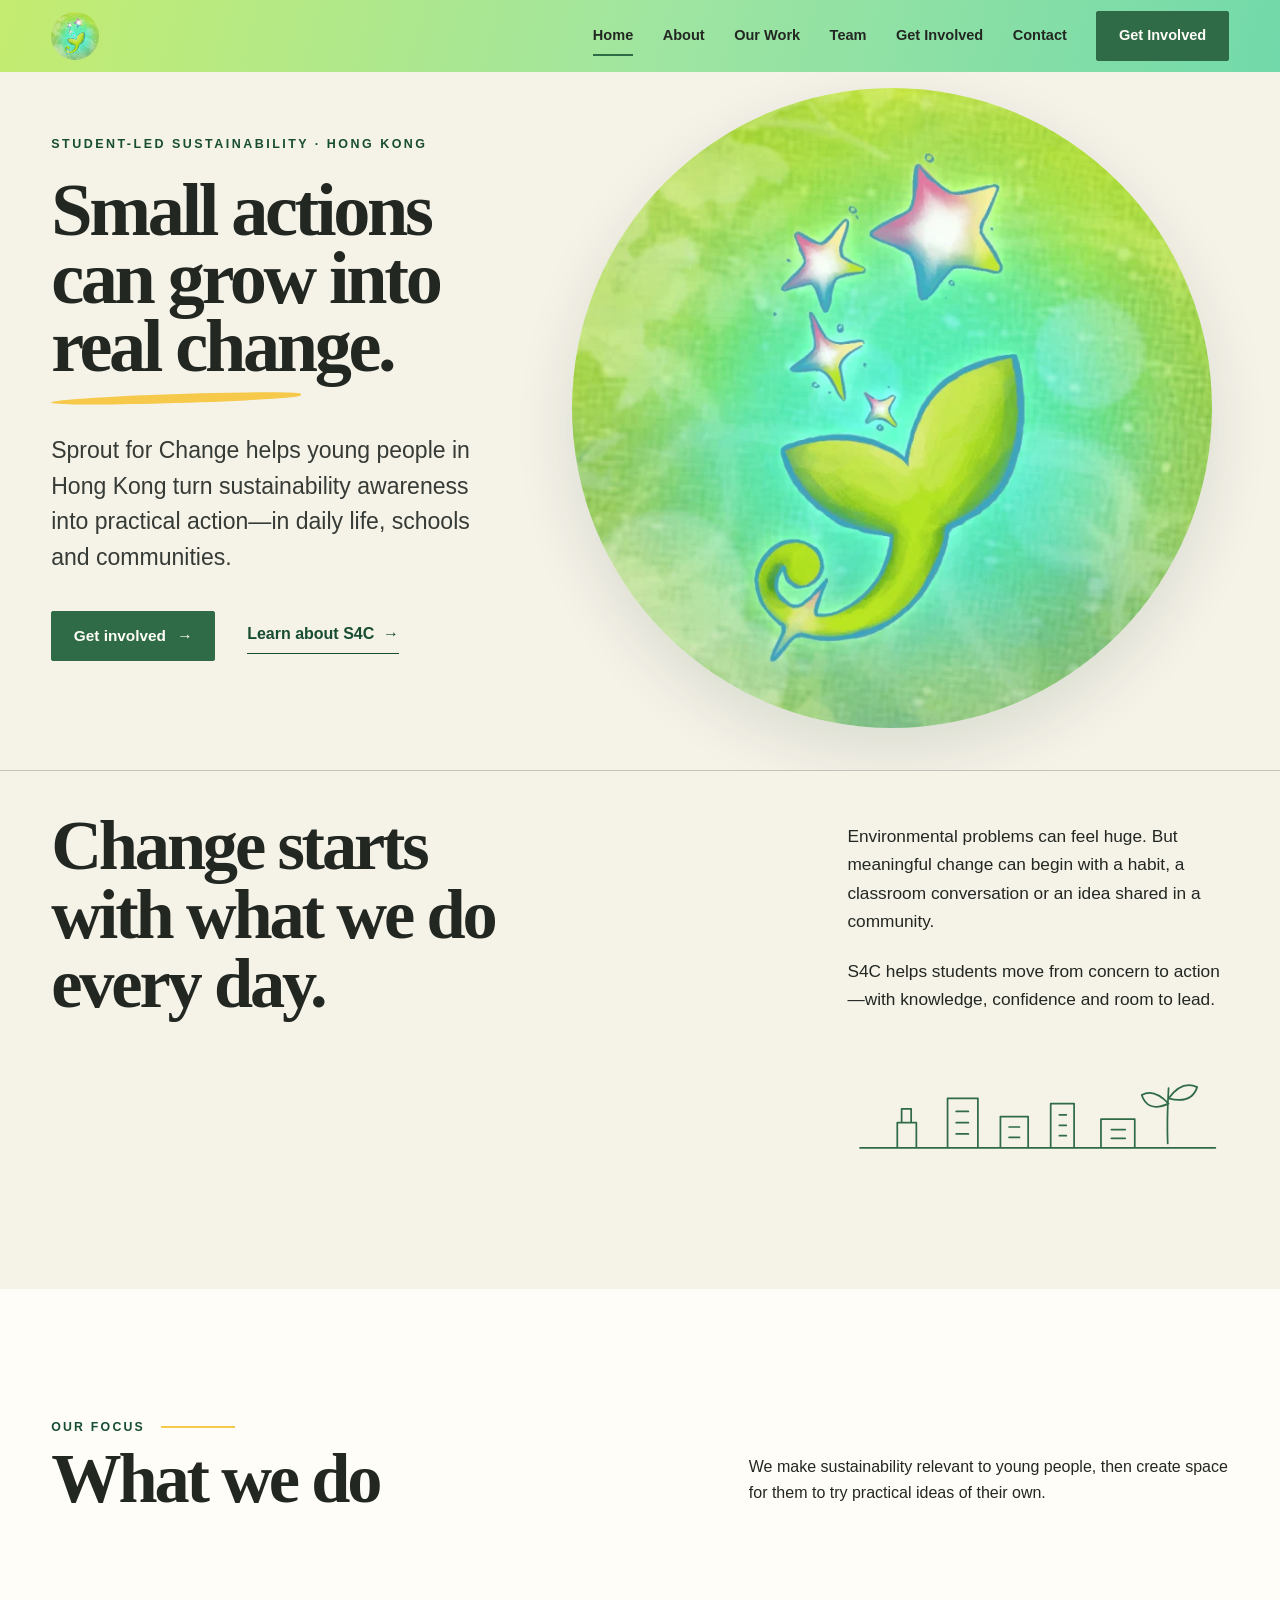
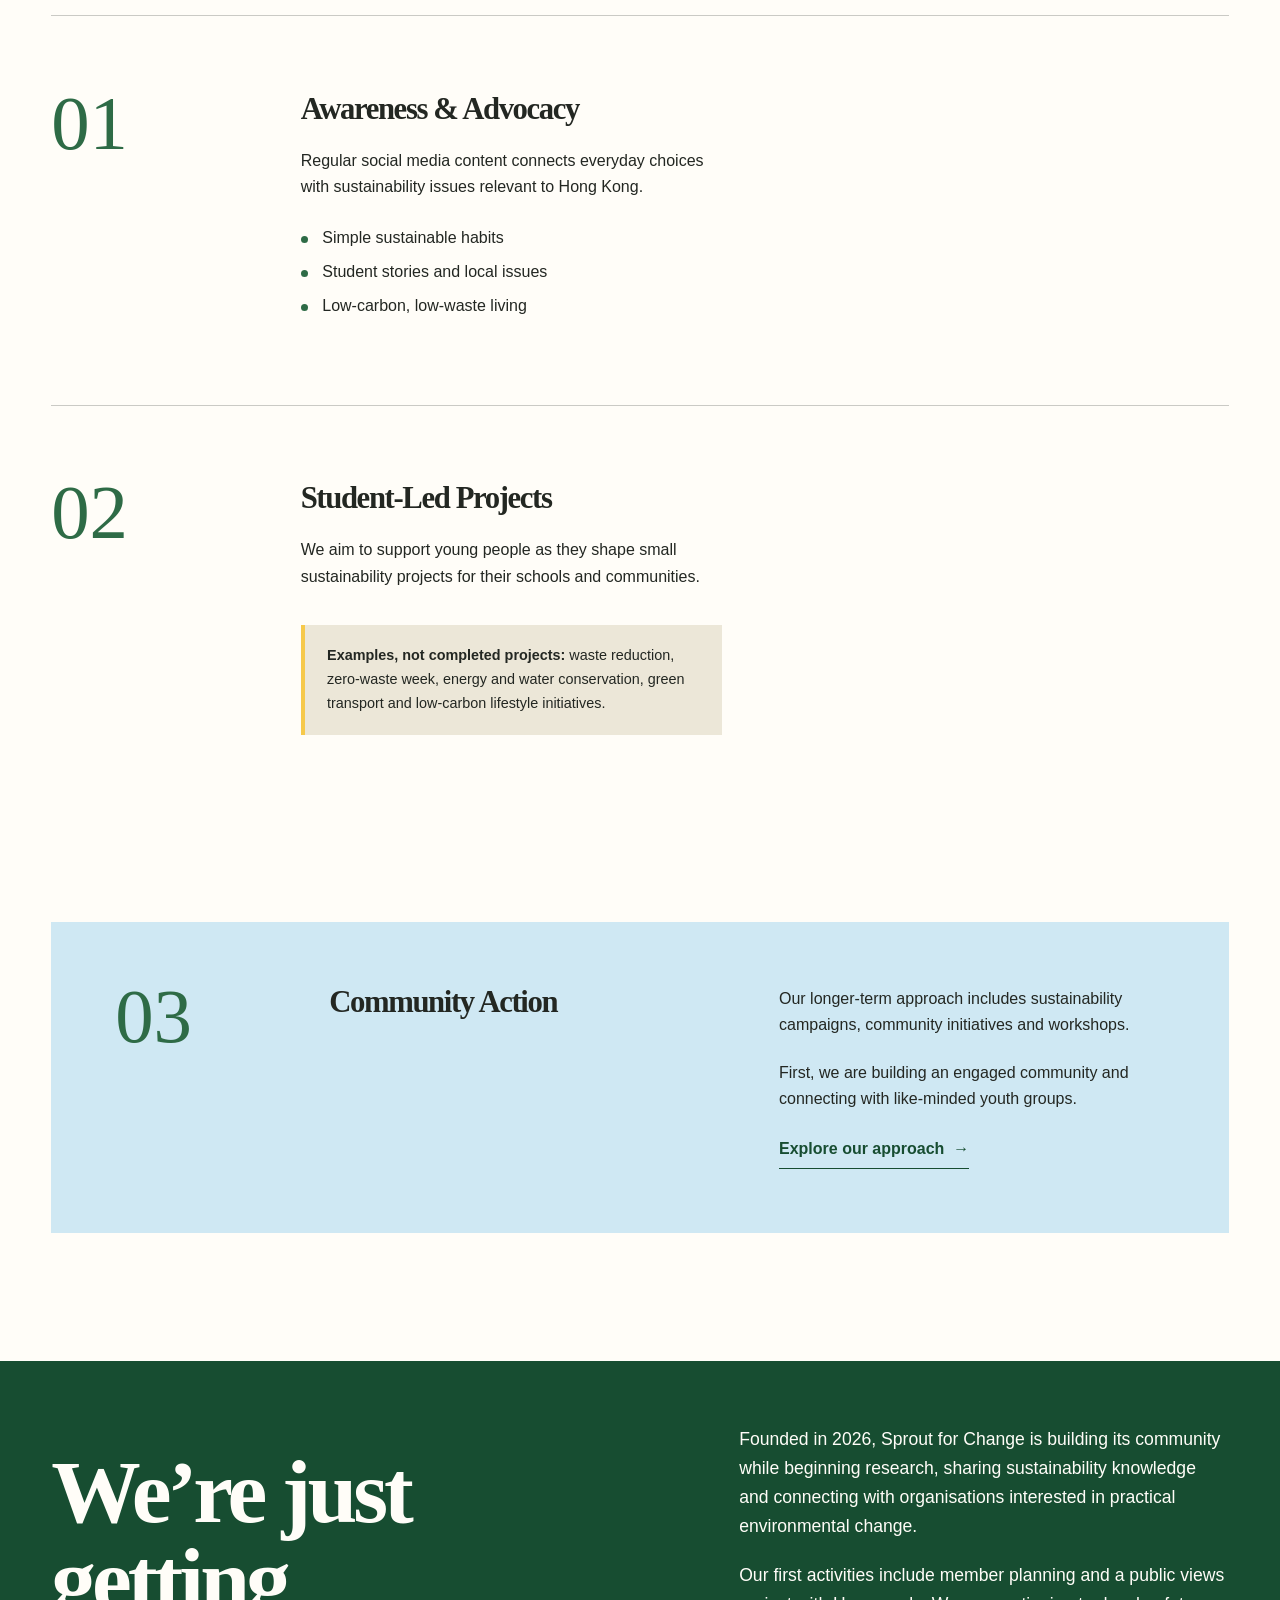
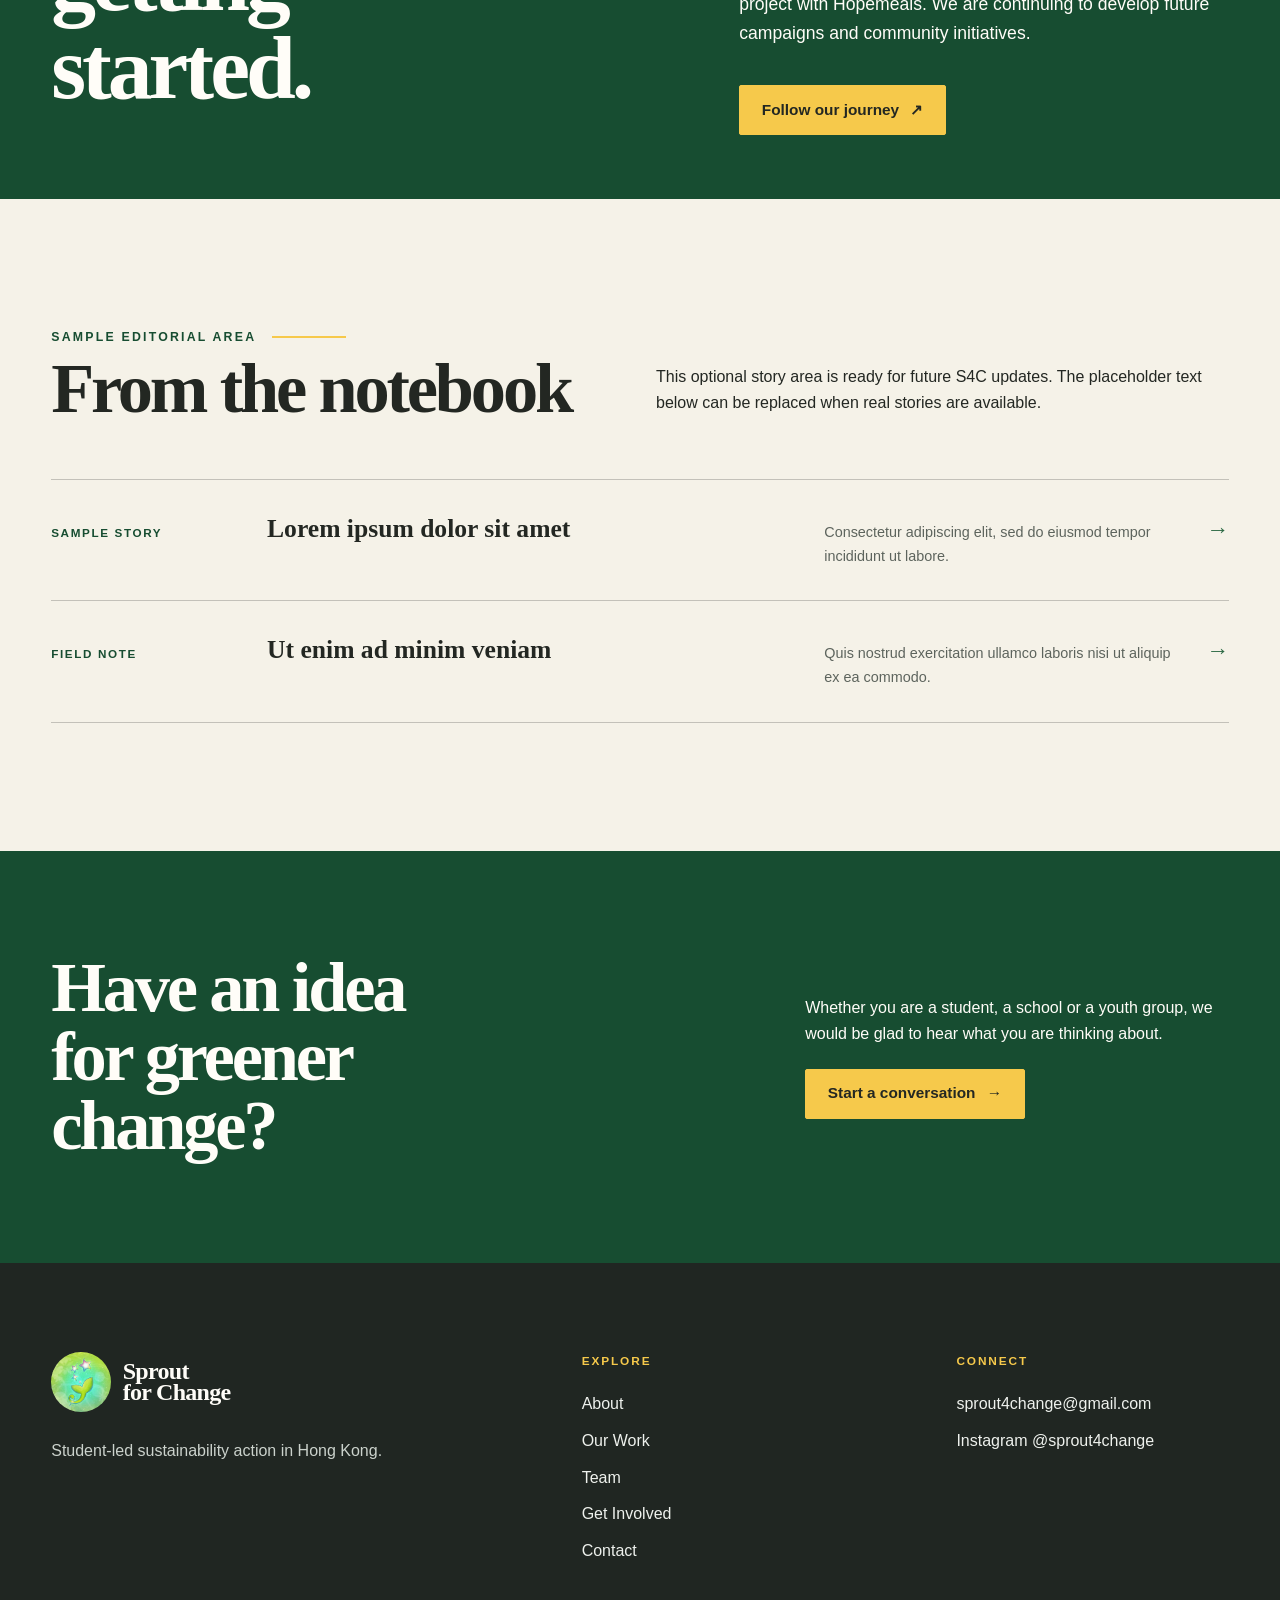
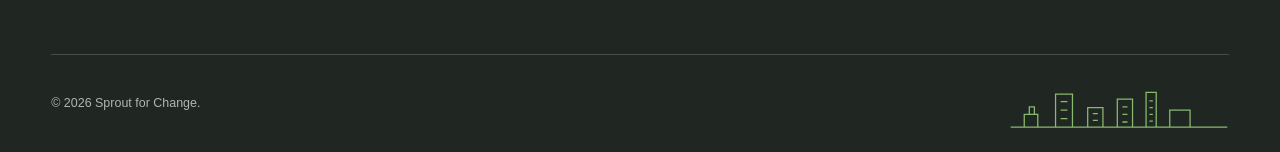
<file: index.html>
<!doctype html>
<html lang="en">
<head>
  <meta charset="utf-8">
  <meta name="viewport" content="width=device-width, initial-scale=1">
  <meta name="theme-color" content="#f5f2e8">
  <meta name="description" content="Sprout for Change is a student-led Hong Kong sustainability organisation helping young people turn awareness into practical action.">
  <title>Sprout for Change — Student-led sustainability in Hong Kong</title>
  <link rel="icon" href="assets/favicon.png?v=2" type="image/png">
  <link rel="stylesheet" href="styles.css">
  <script src="script.js" defer></script>
</head>
<body>
  <a class="skip-link" href="#main">Skip to main content</a>
  <header class="site-header">
    <div class="header-inner container-wide">
      <a class="brand brand-mark" href="index.html" aria-label="Sprout for Change home"><img src="assets/logo-v0.webp" alt="" width="48" height="48"></a>
      <button class="menu-toggle" type="button" aria-expanded="false" aria-controls="site-menu" aria-label="Open navigation"><span></span></button>
      <nav class="site-nav" id="site-menu" aria-label="Main navigation">
        <a href="index.html" aria-current="page">Home</a>
        <a href="about.html">About</a>
        <a href="work.html">Our Work</a>
        <a href="team.html">Team</a>
        <a href="get-involved.html">Get Involved</a>
        <a href="contact.html">Contact</a>
        <a class="nav-cta" href="get-involved.html">Get Involved</a>
      </nav>
    </div>
  </header>

  <main id="main">
    <section class="hero">
      <div class="hero-grid container-wide">
        <div class="hero-copy" data-reveal>
          <p class="eyebrow">Student-led sustainability · Hong Kong</p>
          <h1><span class="hero-line">Small actions</span> <span class="hero-line">can grow into</span> <span class="hero-line">real change.</span></h1>
          <span class="marker-stroke" aria-hidden="true"></span>
          <p class="lead">Sprout for Change helps young people in Hong Kong turn sustainability awareness into practical action—in daily life, schools and communities.</p>
          <div class="hero-actions">
            <a class="button" href="get-involved.html">Get involved <span aria-hidden="true">→</span></a>
            <a class="text-link" href="about.html">Learn about S4C <span aria-hidden="true">→</span></a>
          </div>
        </div>
        <figure class="hero-media hero-media--logo" data-reveal>
          <img src="assets/logo-v0.webp" alt="Sprout for Change illustrated sprout and stars logo" width="700" height="700" fetchpriority="high">
          <svg class="logo-sprout" viewBox="0 0 700 700" aria-hidden="true" focusable="false">
            <defs>
              <linearGradient id="logo-sprout-fill" x1="0" y1="1" x2="1" y2="0">
                <stop offset="0" stop-color="#8fcf2e" />
                <stop offset=".55" stop-color="#c8e63b" />
                <stop offset="1" stop-color="#98d52f" />
              </linearGradient>
            </defs>
            <path class="logo-sprout-line-outline logo-sprout-line--main" pathLength="1" d="M360 386c-8-53 8-92 37-120 26-25 42-48 57-68 22-30 36-55 46-80 12-23 21-41 26-57 9-20 18-51 21-74 9-48 17-90 29-129 8-25 18-49 29-72" />
            <path class="logo-sprout-line logo-sprout-line--main" pathLength="1" d="M360 386c-8-53 8-92 37-120 26-25 42-48 57-68 22-30 36-55 46-80 12-23 21-41 26-57 9-20 18-51 21-74 9-48 17-90 29-129 8-25 18-49 29-72" />
            <path class="logo-sprout-line-outline logo-sprout-line--low" pathLength="1" d="M397 266c-32 15-64 26-97 28-16 5-34 13-50 20-26 8-50 18-73 27" />
            <path class="logo-sprout-line logo-sprout-line--low" pathLength="1" d="M397 266c-32 15-64 26-97 28-16 5-34 13-50 20-26 8-50 18-73 27" />
            <path class="logo-sprout-line-outline logo-sprout-line--left-fork" pathLength="1" d="M300 294c-27-21-53-35-80-41" />
            <path class="logo-sprout-line logo-sprout-line--left-fork" pathLength="1" d="M300 294c-27-21-53-35-80-41" />
            <path class="logo-sprout-line-outline logo-sprout-line--far-left" pathLength="1" d="M250 314c-33-16-70-34-108-48-17-8-34-15-50-21" />
            <path class="logo-sprout-line logo-sprout-line--far-left" pathLength="1" d="M250 314c-33-16-70-34-108-48-17-8-34-15-50-21" />
            <path class="logo-sprout-line-outline logo-sprout-line--middle" pathLength="1" d="M454 198c30 16 62 14 94-11 22-17 41-34 57-50" />
            <path class="logo-sprout-line logo-sprout-line--middle" pathLength="1" d="M454 198c30 16 62 14 94-11 22-17 41-34 57-50" />
            <path class="logo-sprout-line-outline logo-sprout-line--right-fork" pathLength="1" d="M548 187c27 11 50 26 72 45" />
            <path class="logo-sprout-line logo-sprout-line--right-fork" pathLength="1" d="M548 187c27 11 50 26 72 45" />
            <path class="logo-sprout-line-outline logo-sprout-line--upper" pathLength="1" d="M500 118c-27-23-56-43-91-60" />
            <path class="logo-sprout-line logo-sprout-line--upper" pathLength="1" d="M500 118c-27-23-56-43-91-60" />
            <path class="logo-sprout-line-outline logo-sprout-line--upper-fork" pathLength="1" d="M526 61c27-14 57-25 89-31" />
            <path class="logo-sprout-line logo-sprout-line--upper-fork" pathLength="1" d="M526 61c27-14 57-25 89-31" />
            <path class="logo-sprout-leaf logo-sprout-leaf--low-tip" d="M177 341c-24-24-49-25-68-7 15 24 41 31 64 10 2-1 3-2 4-3Z" />
            <path class="logo-sprout-leaf logo-sprout-leaf--left-fork-tip" d="M220 253c-25-10-38-31-31-55 25 8 42 28 34 52-1 2-2 3-3 3Z" />
            <path class="logo-sprout-leaf logo-sprout-leaf--middle-tip" d="M605 137c3-27 22-45 49-43-1 27-19 47-45 49-2 0-3-2-4-6Z" />
            <path class="logo-sprout-leaf logo-sprout-leaf--right-fork-tip" d="M620 232c22-18 45-16 62 4-19 20-43 22-61 3-1-2-2-3-1-7Z" />
            <path class="logo-sprout-leaf logo-sprout-leaf--upper-tip" d="M409 58c-18-14-26-33-13-47 22 10 30 30 16 45-1 2-2 3-3 2Z" />
            <path class="logo-sprout-leaf logo-sprout-leaf--upper-fork-tip" d="M615 30c12-25 34-35 58-22-10 25-32 37-56 25-2-1-3-2-2-3Z" />
            <path class="logo-sprout-leaf logo-sprout-leaf--far-left-tip" d="M92 245c-23-23-45-21-60-1 15 23 40 29 58 5 1-2 2-3 2-4Z" />
          </svg>
        </figure>
      </div>
    </section>

    <section class="intro">
      <div class="intro-grid container">
        <h2>Change starts with what we do every day.</h2>
        <div class="intro-aside">
          <p>Environmental problems can feel huge. But meaningful change can begin with a habit, a classroom conversation or an idea shared in a community.</p>
          <p>S4C helps students move from concern to action—with knowledge, confidence and room to lead.</p>
          <svg class="line-drawing" viewBox="0 0 440 115" role="img" aria-label="Line drawing of a sprout growing beside Hong Kong buildings">
            <g fill="none" stroke="currentColor" stroke-linecap="round" stroke-linejoin="round" stroke-width="2">
              <path d="M15 99h410M58 99V70h22v29m-17-29V54h11v16m42 29V42h35v57m-25-42h14m-14 13h14m-14 13h14m37 16V63h32v36m-22-24h12m-12 12h12m36 12V48h27v51m-17-38h8m-8 12h8m-8 12h8m40 14V66h39v33m-27-21h16m-16 10h16"/>
              <path d="M370 94c-1-25 0-46 1-64m0 18c-12-13-22-15-31-10 4 12 13 18 31 10Zm0-6c11-15 22-18 33-13-4 12-14 18-33 13Z"/>
            </g>
          </svg>
        </div>
      </div>
    </section>

    <section class="work-overview" id="work">
      <div class="container">
        <div class="work-heading" data-reveal>
          <div>
            <p class="section-label">Our focus</p>
            <h2>What we do</h2>
          </div>
          <p>We make sustainability relevant to young people, then create space for them to try practical ideas of their own.</p>
        </div>

        <article class="work-row" data-reveal>
          <div class="work-number" aria-hidden="true">01</div>
          <div class="work-copy">
            <h3>Awareness &amp; Advocacy</h3>
            <p>Regular social media content connects everyday choices with sustainability issues relevant to Hong Kong.</p>
            <ul>
              <li>Simple sustainable habits</li>
              <li>Student stories and local issues</li>
              <li>Low-carbon, low-waste living</li>
            </ul>
          </div>
        </article>

        <article class="work-row" data-reveal>
          <div class="work-number" aria-hidden="true">02</div>
          <div class="work-copy">
            <h3>Student-Led Projects</h3>
            <p>We aim to support young people as they shape small sustainability projects for their schools and communities.</p>
            <p class="possibility-note"><strong>Examples, not completed projects:</strong> waste reduction, zero-waste week, energy and water conservation, green transport and low-carbon lifestyle initiatives.</p>
          </div>
        </article>

        <article class="community-strip" data-reveal>
          <div class="work-row">
            <div class="work-number" aria-hidden="true">03</div>
            <div class="work-copy">
              <h3>Community Action</h3>
            </div>
            <div>
              <p>Our longer-term approach includes sustainability campaigns, community initiatives and workshops.</p>
              <p>First, we are building an engaged community and connecting with like-minded youth groups.</p>
              <a class="text-link" href="work.html">Explore our approach <span aria-hidden="true">→</span></a>
            </div>
          </div>
        </article>
      </div>
    </section>

    <section class="stage">
      <div class="stage-grid container" data-reveal>
        <h2>We’re just getting started.</h2>
        <div class="stage-copy">
          <p>Founded in 2026, Sprout for Change is building its community while beginning research, sharing sustainability knowledge and connecting with organisations interested in practical environmental change.</p>
          <p>Our first activities include member planning and a public views project with Hopemeals. We are continuing to develop future campaigns and community initiatives.</p>
          <a class="button button--sun" href="https://www.instagram.com/sprout4change/" target="_blank" rel="noopener noreferrer">Follow our journey <span aria-hidden="true">↗</span></a>
        </div>
      </div>
    </section>

    <section class="notebook">
      <div class="container">
        <div class="notebook-head" data-reveal>
          <div>
            <p class="section-label">Sample editorial area</p>
            <h2>From the notebook</h2>
          </div>
          <p>This optional story area is ready for future S4C updates. The placeholder text below can be replaced when real stories are available.</p>
        </div>
        <div class="story-list" data-reveal>
          <div class="story" aria-label="Sample story placeholder">
            <span class="story-tag">Sample story</span>
            <span class="story-title">Lorem ipsum dolor sit amet</span>
            <span class="story-summary">Consectetur adipiscing elit, sed do eiusmod tempor incididunt ut labore.</span>
            <span class="story-arrow" aria-hidden="true">→</span>
          </div>
          <div class="story" aria-label="Sample field note placeholder">
            <span class="story-tag">Field note</span>
            <span class="story-title">Ut enim ad minim veniam</span>
            <span class="story-summary">Quis nostrud exercitation ullamco laboris nisi ut aliquip ex ea commodo.</span>
            <span class="story-arrow" aria-hidden="true">→</span>
          </div>
        </div>
      </div>
    </section>

    <section class="simple-cta">
      <div class="simple-cta-grid container" data-reveal>
        <h2>Have an idea for greener change?</h2>
        <div class="simple-cta-copy">
          <p>Whether you are a student, a school or a youth group, we would be glad to hear what you are thinking about.</p>
          <a class="button button--sun" href="contact.html">Start a conversation <span aria-hidden="true">→</span></a>
        </div>
      </div>
    </section>
  </main>

  <footer class="site-footer">
    <div class="footer-main container">
      <div class="footer-brand">
        <a class="brand" href="index.html" aria-label="Sprout for Change home">
          <img src="assets/logo-v0.webp" alt="" width="54" height="54">
          <span>Sprout<br>for Change</span>
        </a>
        <p>Student-led sustainability action in Hong Kong.</p>
      </div>
      <div>
        <p class="footer-title">Explore</p>
        <nav class="footer-links" aria-label="Footer navigation">
          <a href="about.html">About</a>
          <a href="work.html">Our Work</a>
          <a href="team.html">Team</a>
          <a href="get-involved.html">Get Involved</a>
          <a href="contact.html">Contact</a>
        </nav>
      </div>
      <div>
        <p class="footer-title">Connect</p>
        <div class="footer-links">
          <a href="mailto:sprout4change@gmail.com">sprout4change@gmail.com</a>
          <a href="https://www.instagram.com/sprout4change/" target="_blank" rel="noopener noreferrer">Instagram @sprout4change</a>
        </div>
      </div>
    </div>
    <div class="footer-bottom container">
      <p>© 2026 Sprout for Change.</p>
      <svg class="footer-skyline" viewBox="0 0 260 62" aria-hidden="true">
        <path d="M2 58h256M18 58V43h16v15m-10-15V34h6v9m25 15V19h20v39m-14-30h8m-8 10h8m-8 10h8m24 10V35h18v23m-12-16h6m-6 8h6m23 8V25h18v33m-12-24h6m-6 9h6m-6 9h6m22 6V17h12v41m-8-31h4m-4 8h4m-4 8h4m-4 8h4m20 7V38h24v20" fill="none" stroke="currentColor" stroke-width="1.5"/>
      </svg>
    </div>
  </footer>
</body>
</html>
</file>
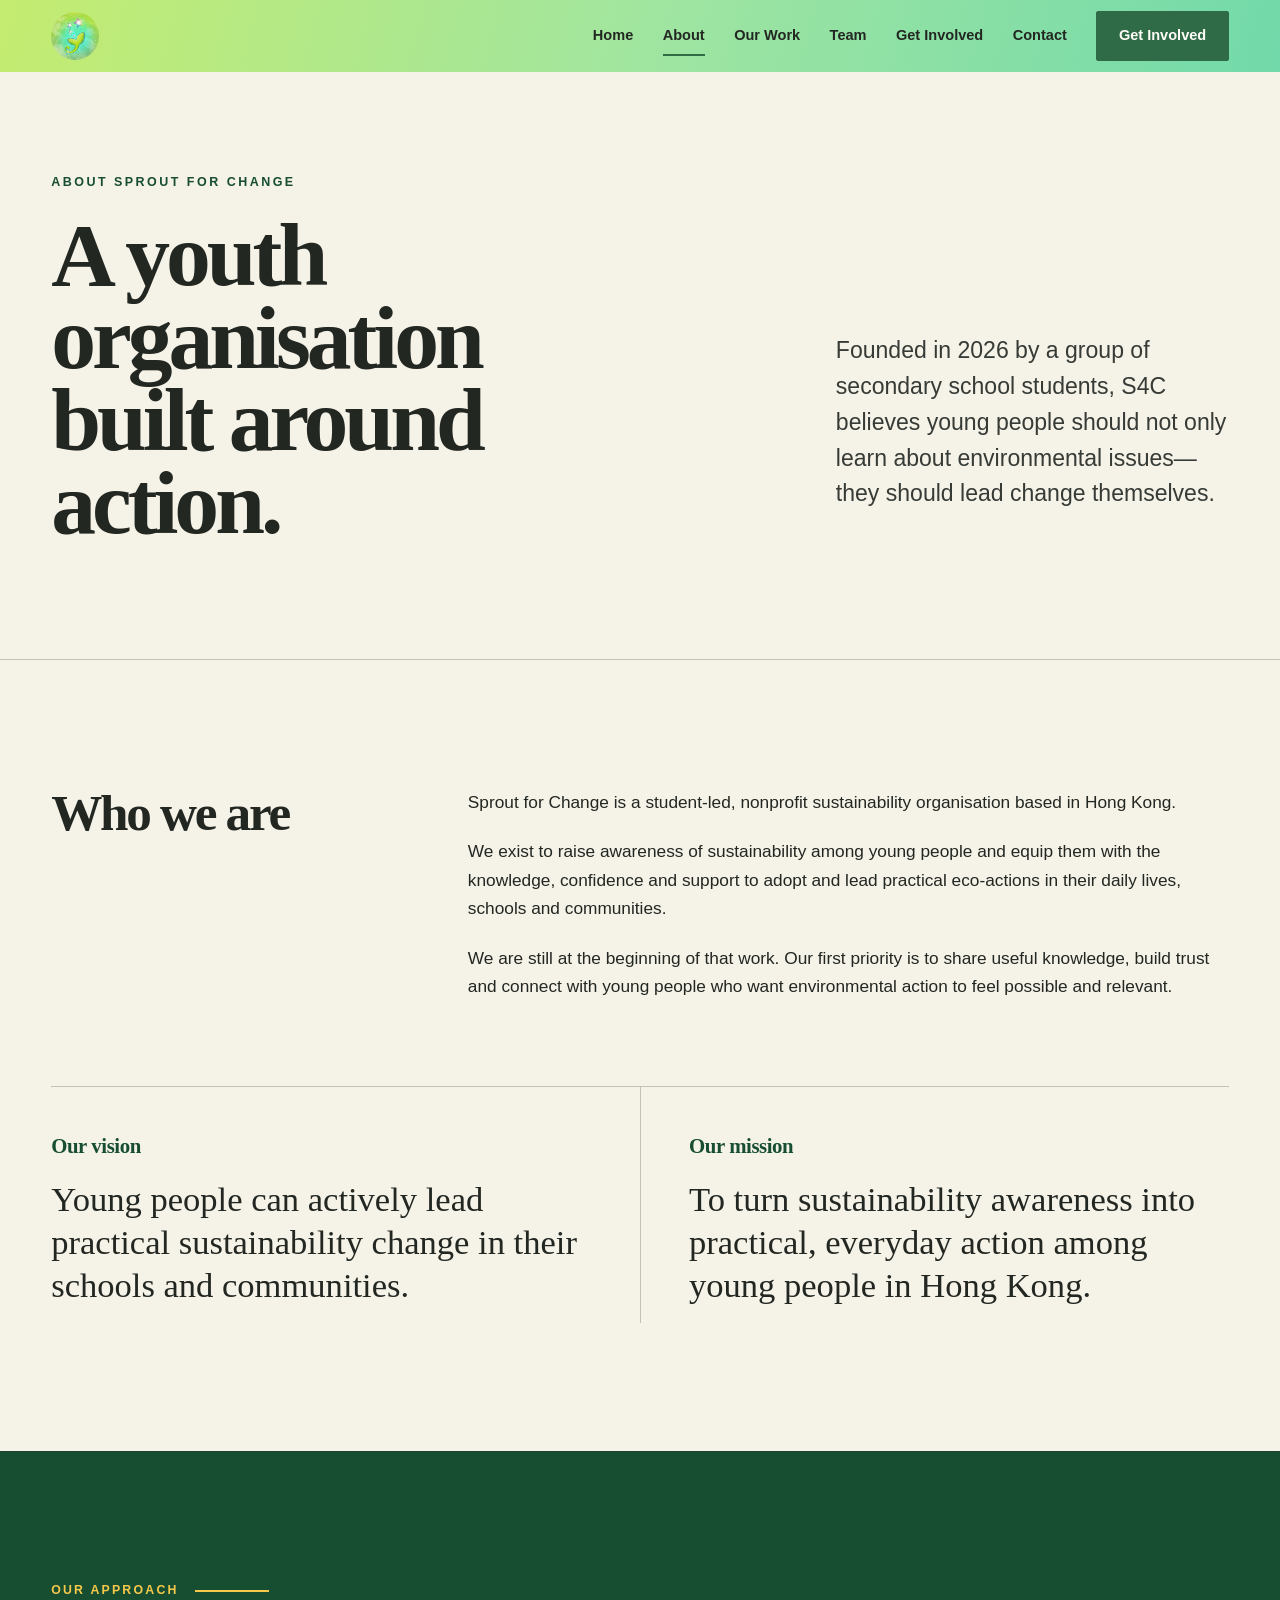
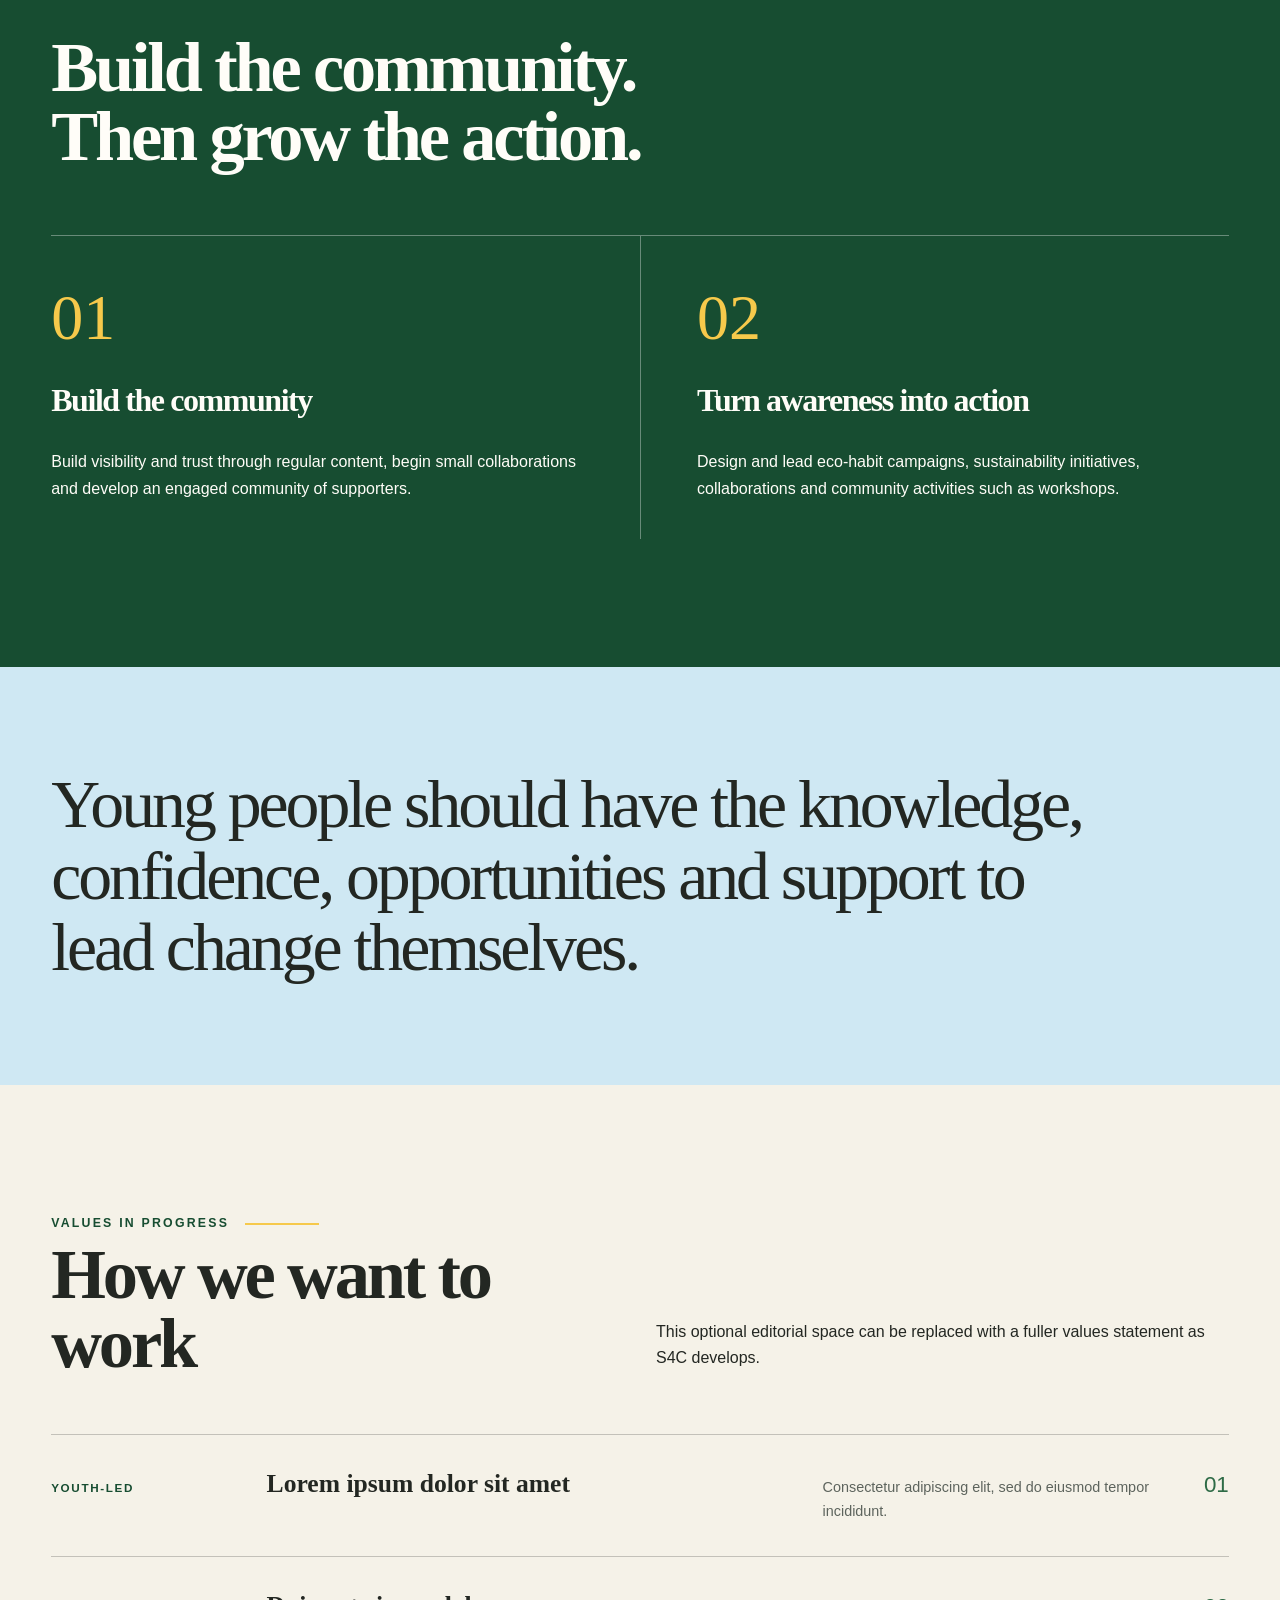
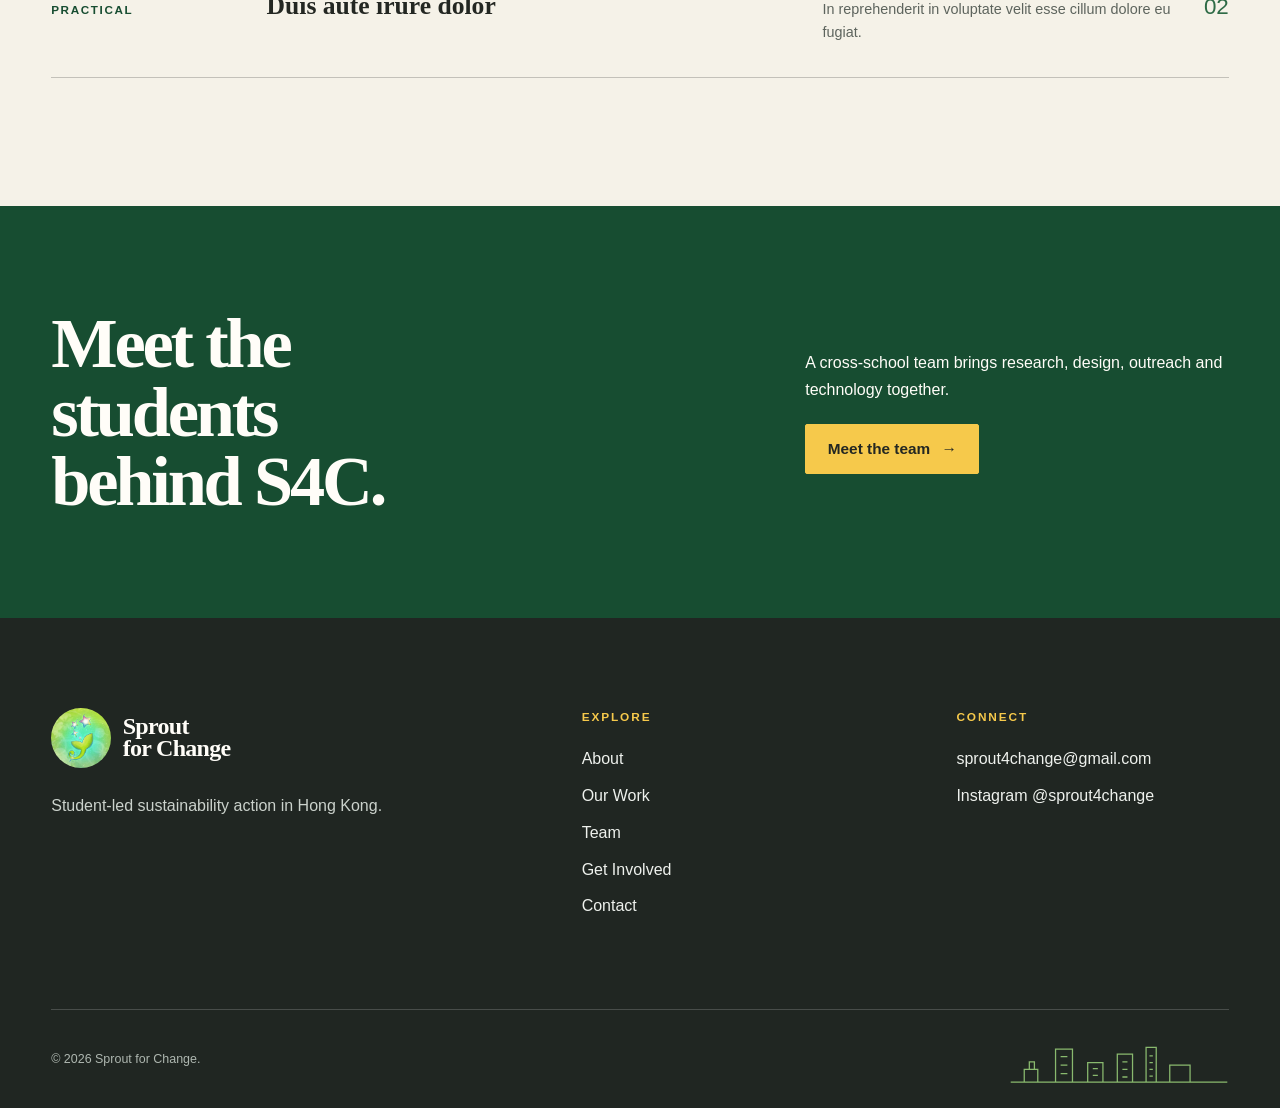
<file: about.html>
<!doctype html>
<html lang="en">
<head>
  <meta charset="utf-8">
  <meta name="viewport" content="width=device-width, initial-scale=1">
  <meta name="theme-color" content="#f5f2e8">
  <meta name="description" content="Learn about Sprout for Change, our mission and our student-led approach to practical sustainability action in Hong Kong.">
  <title>About — Sprout for Change</title>
  <link rel="icon" href="assets/favicon.png?v=2" type="image/png">
  <link rel="stylesheet" href="styles.css">
  <script src="script.js" defer></script>
</head>
<body>
  <a class="skip-link" href="#main">Skip to main content</a>
  <header class="site-header">
    <div class="header-inner container-wide">
      <a class="brand brand-mark" href="index.html" aria-label="Sprout for Change home"><img src="assets/logo-v0.webp" alt="" width="48" height="48"></a>
      <button class="menu-toggle" type="button" aria-expanded="false" aria-controls="site-menu" aria-label="Open navigation"><span></span></button>
      <nav class="site-nav" id="site-menu" aria-label="Main navigation">
        <a href="index.html">Home</a><a href="about.html" aria-current="page">About</a><a href="work.html">Our Work</a><a href="team.html">Team</a><a href="get-involved.html">Get Involved</a><a href="contact.html">Contact</a><a class="nav-cta" href="get-involved.html">Get Involved</a>
      </nav>
    </div>
  </header>

  <main id="main">
    <section class="page-hero">
      <div class="page-hero-grid container" data-reveal>
        <div>
          <p class="eyebrow">About Sprout for Change</p>
          <h1>A youth organisation built around action.</h1>
        </div>
        <div class="page-hero-copy">
          <p class="lead">Founded in 2026 by a group of secondary school students, S4C believes young people should not only learn about environmental issues—they should lead change themselves.</p>
        </div>
      </div>
    </section>

    <section class="editorial-section">
      <div class="container">
        <div class="editorial-grid" data-reveal>
          <h2>Who we are</h2>
          <div class="editorial-body">
            <p>Sprout for Change is a student-led, nonprofit sustainability organisation based in Hong Kong.</p>
            <p>We exist to raise awareness of sustainability among young people and equip them with the knowledge, confidence and support to adopt and lead practical eco-actions in their daily lives, schools and communities.</p>
            <p>We are still at the beginning of that work. Our first priority is to share useful knowledge, build trust and connect with young people who want environmental action to feel possible and relevant.</p>
          </div>
        </div>

        <div class="statement-grid" data-reveal>
          <article class="statement">
            <h3>Our vision</h3>
            <blockquote>Young people can actively lead practical sustainability change in their schools and communities.</blockquote>
          </article>
          <article class="statement">
            <h3>Our mission</h3>
            <blockquote>To turn sustainability awareness into practical, everyday action among young people in Hong Kong.</blockquote>
          </article>
        </div>
      </div>
    </section>

    <section class="editorial-section approach">
      <div class="container" data-reveal>
        <p class="section-label" style="color: var(--sun)">Our approach</p>
        <h2>Build the community.<br>Then grow the action.</h2>
        <div class="approach-steps">
          <article class="approach-step">
            <span class="number" aria-hidden="true">01</span>
            <h3>Build the community</h3>
            <p>Build visibility and trust through regular content, begin small collaborations and develop an engaged community of supporters.</p>
          </article>
          <article class="approach-step">
            <span class="number" aria-hidden="true">02</span>
            <h3>Turn awareness into action</h3>
            <p>Design and lead eco-habit campaigns, sustainability initiatives, collaborations and community activities such as workshops.</p>
          </article>
        </div>
      </div>
    </section>

    <section class="quote-band">
      <div class="container" data-reveal>
        <blockquote>Young people should have the knowledge, confidence, opportunities and support to lead change themselves.</blockquote>
      </div>
    </section>

    <section class="notebook">
      <div class="container">
        <div class="notebook-head" data-reveal>
          <div><p class="section-label">Values in progress</p><h2>How we want to work</h2></div>
          <p>This optional editorial space can be replaced with a fuller values statement as S4C develops.</p>
        </div>
        <div class="story-list" data-reveal>
          <div class="story"><span class="story-tag">Youth-led</span><span class="story-title">Lorem ipsum dolor sit amet</span><span class="story-summary">Consectetur adipiscing elit, sed do eiusmod tempor incididunt.</span><span class="story-arrow" aria-hidden="true">01</span></div>
          <div class="story"><span class="story-tag">Practical</span><span class="story-title">Duis aute irure dolor</span><span class="story-summary">In reprehenderit in voluptate velit esse cillum dolore eu fugiat.</span><span class="story-arrow" aria-hidden="true">02</span></div>
        </div>
      </div>
    </section>

    <section class="simple-cta">
      <div class="simple-cta-grid container" data-reveal>
        <h2>Meet the students behind S4C.</h2>
        <div class="simple-cta-copy"><p>A cross-school team brings research, design, outreach and technology together.</p><a class="button button--sun" href="team.html">Meet the team <span aria-hidden="true">→</span></a></div>
      </div>
    </section>
  </main>

  <footer class="site-footer">
    <div class="footer-main container">
      <div class="footer-brand"><a class="brand" href="index.html"><img src="assets/logo-v0.webp" alt="" width="54" height="54"><span>Sprout<br>for Change</span></a><p>Student-led sustainability action in Hong Kong.</p></div>
      <div><p class="footer-title">Explore</p><nav class="footer-links" aria-label="Footer navigation"><a href="about.html">About</a><a href="work.html">Our Work</a><a href="team.html">Team</a><a href="get-involved.html">Get Involved</a><a href="contact.html">Contact</a></nav></div>
      <div><p class="footer-title">Connect</p><div class="footer-links"><a href="mailto:sprout4change@gmail.com">sprout4change@gmail.com</a><a href="https://www.instagram.com/sprout4change/" target="_blank" rel="noopener noreferrer">Instagram @sprout4change</a></div></div>
    </div>
    <div class="footer-bottom container"><p>© 2026 Sprout for Change.</p><svg class="footer-skyline" viewBox="0 0 260 62" aria-hidden="true"><path d="M2 58h256M18 58V43h16v15m-10-15V34h6v9m25 15V19h20v39m-14-30h8m-8 10h8m-8 10h8m24 10V35h18v23m-12-16h6m-6 8h6m23 8V25h18v33m-12-24h6m-6 9h6m-6 9h6m22 6V17h12v41m-8-31h4m-4 8h4m-4 8h4m-4 8h4m20 7V38h24v20" fill="none" stroke="currentColor" stroke-width="1.5"/></svg></div>
  </footer>
</body>
</html>
</file>
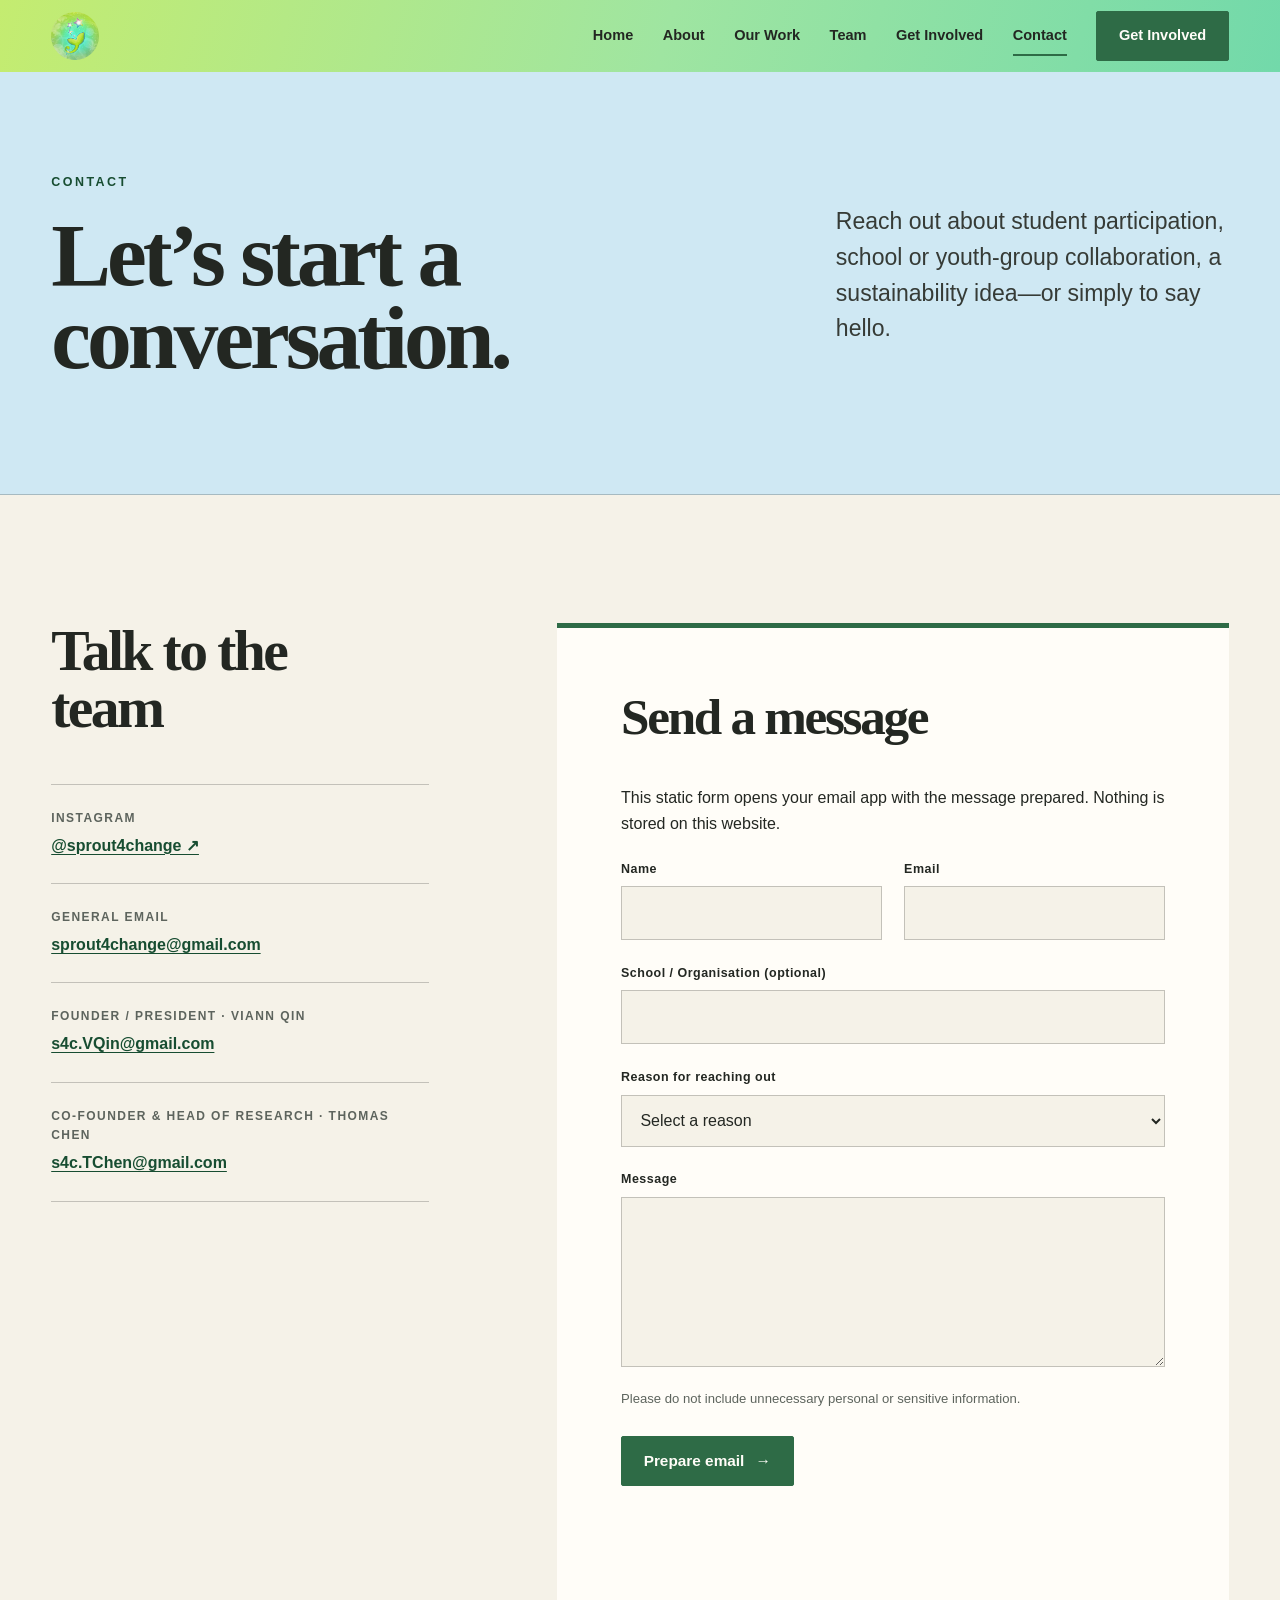
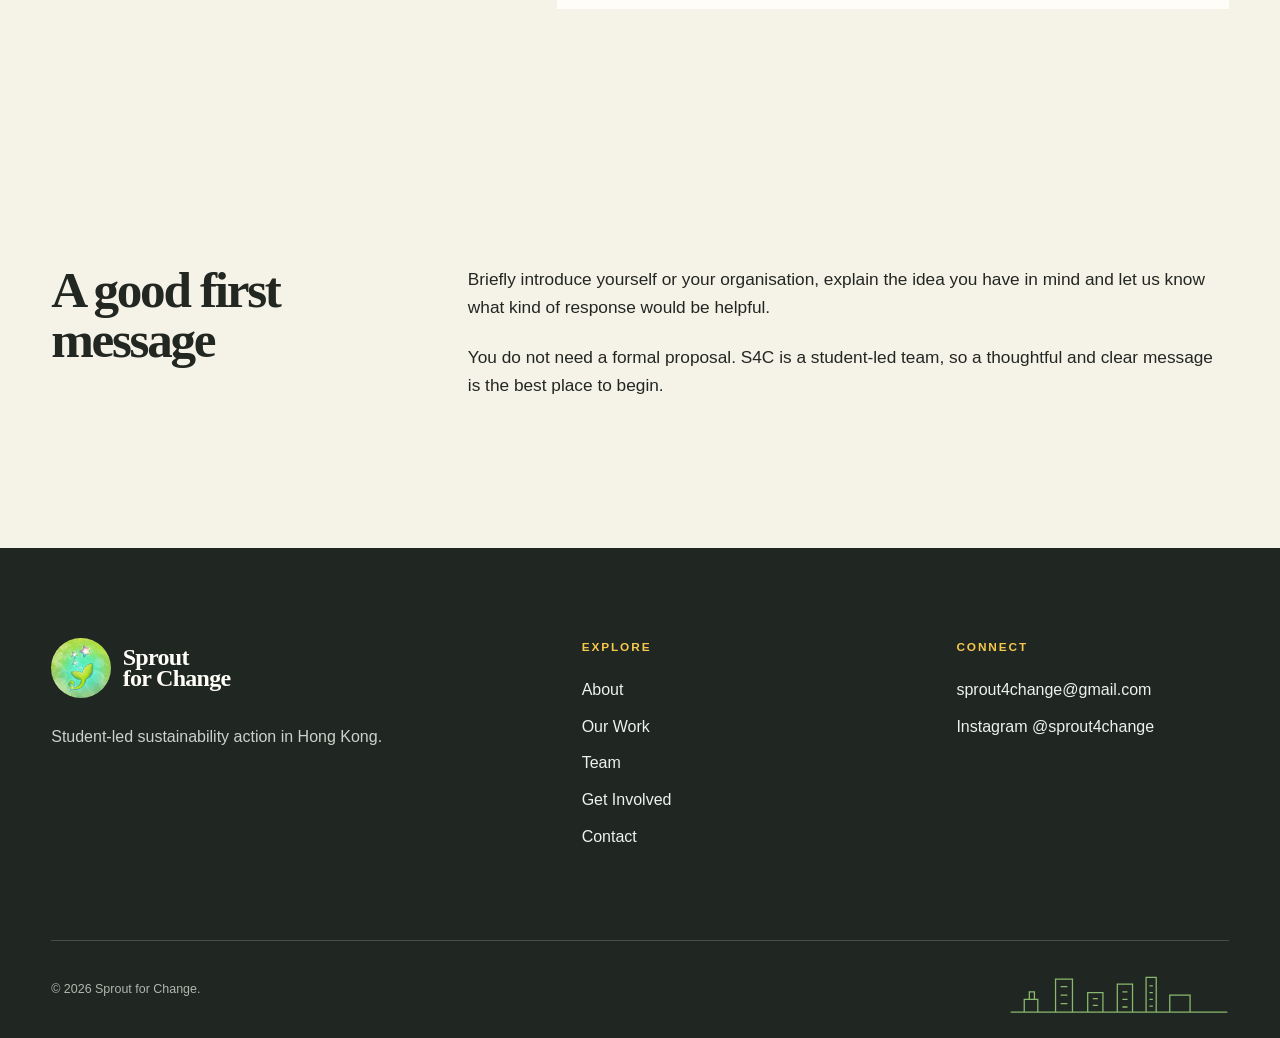
<file: contact.html>
<!doctype html>
<html lang="en">
<head>
  <meta charset="utf-8"><meta name="viewport" content="width=device-width, initial-scale=1"><meta name="theme-color" content="#cfe8f3">
  <meta name="description" content="Contact Sprout for Change about sustainability ideas, student participation and collaborations in Hong Kong.">
  <title>Contact — Sprout for Change</title>
  <link rel="icon" href="assets/favicon.png?v=2" type="image/png"><link rel="stylesheet" href="styles.css"><script src="script.js" defer></script>
</head>
<body>
  <a class="skip-link" href="#main">Skip to main content</a>
  <header class="site-header"><div class="header-inner container-wide">
    <a class="brand brand-mark" href="index.html" aria-label="Sprout for Change home"><img src="assets/logo-v0.webp" alt="" width="48" height="48"></a>
    <button class="menu-toggle" type="button" aria-expanded="false" aria-controls="site-menu" aria-label="Open navigation"><span></span></button>
    <nav class="site-nav" id="site-menu" aria-label="Main navigation"><a href="index.html">Home</a><a href="about.html">About</a><a href="work.html">Our Work</a><a href="team.html">Team</a><a href="get-involved.html">Get Involved</a><a href="contact.html" aria-current="page">Contact</a><a class="nav-cta" href="get-involved.html">Get Involved</a></nav>
  </div></header>

  <main id="main">
    <section class="page-hero page-hero--sky">
      <div class="page-hero-grid container" data-reveal>
        <div><p class="eyebrow">Contact</p><h1>Let’s start a conversation.</h1></div>
        <div class="page-hero-copy"><p class="lead">Reach out about student participation, school or youth-group collaboration, a sustainability idea—or simply to say hello.</p></div>
      </div>
    </section>

    <section class="contact-section">
      <div class="contact-grid container">
        <aside class="contact-details" data-reveal>
          <h2>Talk to the team</h2>
          <div class="contact-block"><span>Instagram</span><a href="https://www.instagram.com/sprout4change/" target="_blank" rel="noopener noreferrer">@sprout4change ↗</a></div>
          <div class="contact-block"><span>General email</span><a href="mailto:sprout4change@gmail.com">sprout4change@gmail.com</a></div>
          <div class="contact-block"><span>Founder / President · Viann QIN</span><a href="mailto:s4c.VQin@gmail.com">s4c.VQin@gmail.com</a></div>
          <div class="contact-block"><span>Co-founder &amp; Head of Research · Thomas CHEN</span><a href="mailto:s4c.TChen@gmail.com">s4c.TChen@gmail.com</a></div>
        </aside>

        <form class="contact-form" data-contact-form data-reveal>
          <h2>Send a message</h2>
          <p>This static form opens your email app with the message prepared. Nothing is stored on this website.</p>
          <div class="form-grid">
            <div class="field"><label for="name">Name</label><input id="name" name="name" autocomplete="name" required></div>
            <div class="field"><label for="email">Email</label><input id="email" name="email" type="email" autocomplete="email" required></div>
            <div class="field field--full"><label for="organisation">School / Organisation <span>(optional)</span></label><input id="organisation" name="organisation" autocomplete="organization"></div>
            <div class="field field--full"><label for="reason">Reason for reaching out</label><select id="reason" name="reason" required><option value="" selected disabled>Select a reason</option><option>Student participation</option><option>School or youth-group collaboration</option><option>Contributing skills</option><option>Sustainability idea</option><option>General enquiry</option></select></div>
            <div class="field field--full"><label for="message">Message</label><textarea id="message" name="message" required></textarea></div>
          </div>
          <p class="form-note">Please do not include unnecessary personal or sensitive information.</p>
          <button class="button" type="submit">Prepare email <span aria-hidden="true">→</span></button>
          <p class="form-status" role="status" aria-live="polite"></p>
          <noscript><p>JavaScript is off. Please email <a href="mailto:sprout4change@gmail.com">sprout4change@gmail.com</a> directly.</p></noscript>
        </form>
      </div>
    </section>

    <section class="editorial-section">
      <div class="container" data-reveal><div class="editorial-grid"><h2>A good first message</h2><div class="editorial-body"><p>Briefly introduce yourself or your organisation, explain the idea you have in mind and let us know what kind of response would be helpful.</p><p>You do not need a formal proposal. S4C is a student-led team, so a thoughtful and clear message is the best place to begin.</p></div></div></div>
    </section>
  </main>

  <footer class="site-footer"><div class="footer-main container">
    <div class="footer-brand"><a class="brand" href="index.html"><img src="assets/logo-v0.webp" alt="" width="54" height="54"><span>Sprout<br>for Change</span></a><p>Student-led sustainability action in Hong Kong.</p></div>
    <div><p class="footer-title">Explore</p><nav class="footer-links" aria-label="Footer navigation"><a href="about.html">About</a><a href="work.html">Our Work</a><a href="team.html">Team</a><a href="get-involved.html">Get Involved</a><a href="contact.html">Contact</a></nav></div>
    <div><p class="footer-title">Connect</p><div class="footer-links"><a href="mailto:sprout4change@gmail.com">sprout4change@gmail.com</a><a href="https://www.instagram.com/sprout4change/" target="_blank" rel="noopener noreferrer">Instagram @sprout4change</a></div></div>
  </div><div class="footer-bottom container"><p>© 2026 Sprout for Change.</p><svg class="footer-skyline" viewBox="0 0 260 62" aria-hidden="true"><path d="M2 58h256M18 58V43h16v15m-10-15V34h6v9m25 15V19h20v39m-14-30h8m-8 10h8m-8 10h8m24 10V35h18v23m-12-16h6m-6 8h6m23 8V25h18v33m-12-24h6m-6 9h6m-6 9h6m22 6V17h12v41m-8-31h4m-4 8h4m-4 8h4m-4 8h4m20 7V38h24v20" fill="none" stroke="currentColor" stroke-width="1.5"/></svg></div></footer>
</body>
</html>
</file>
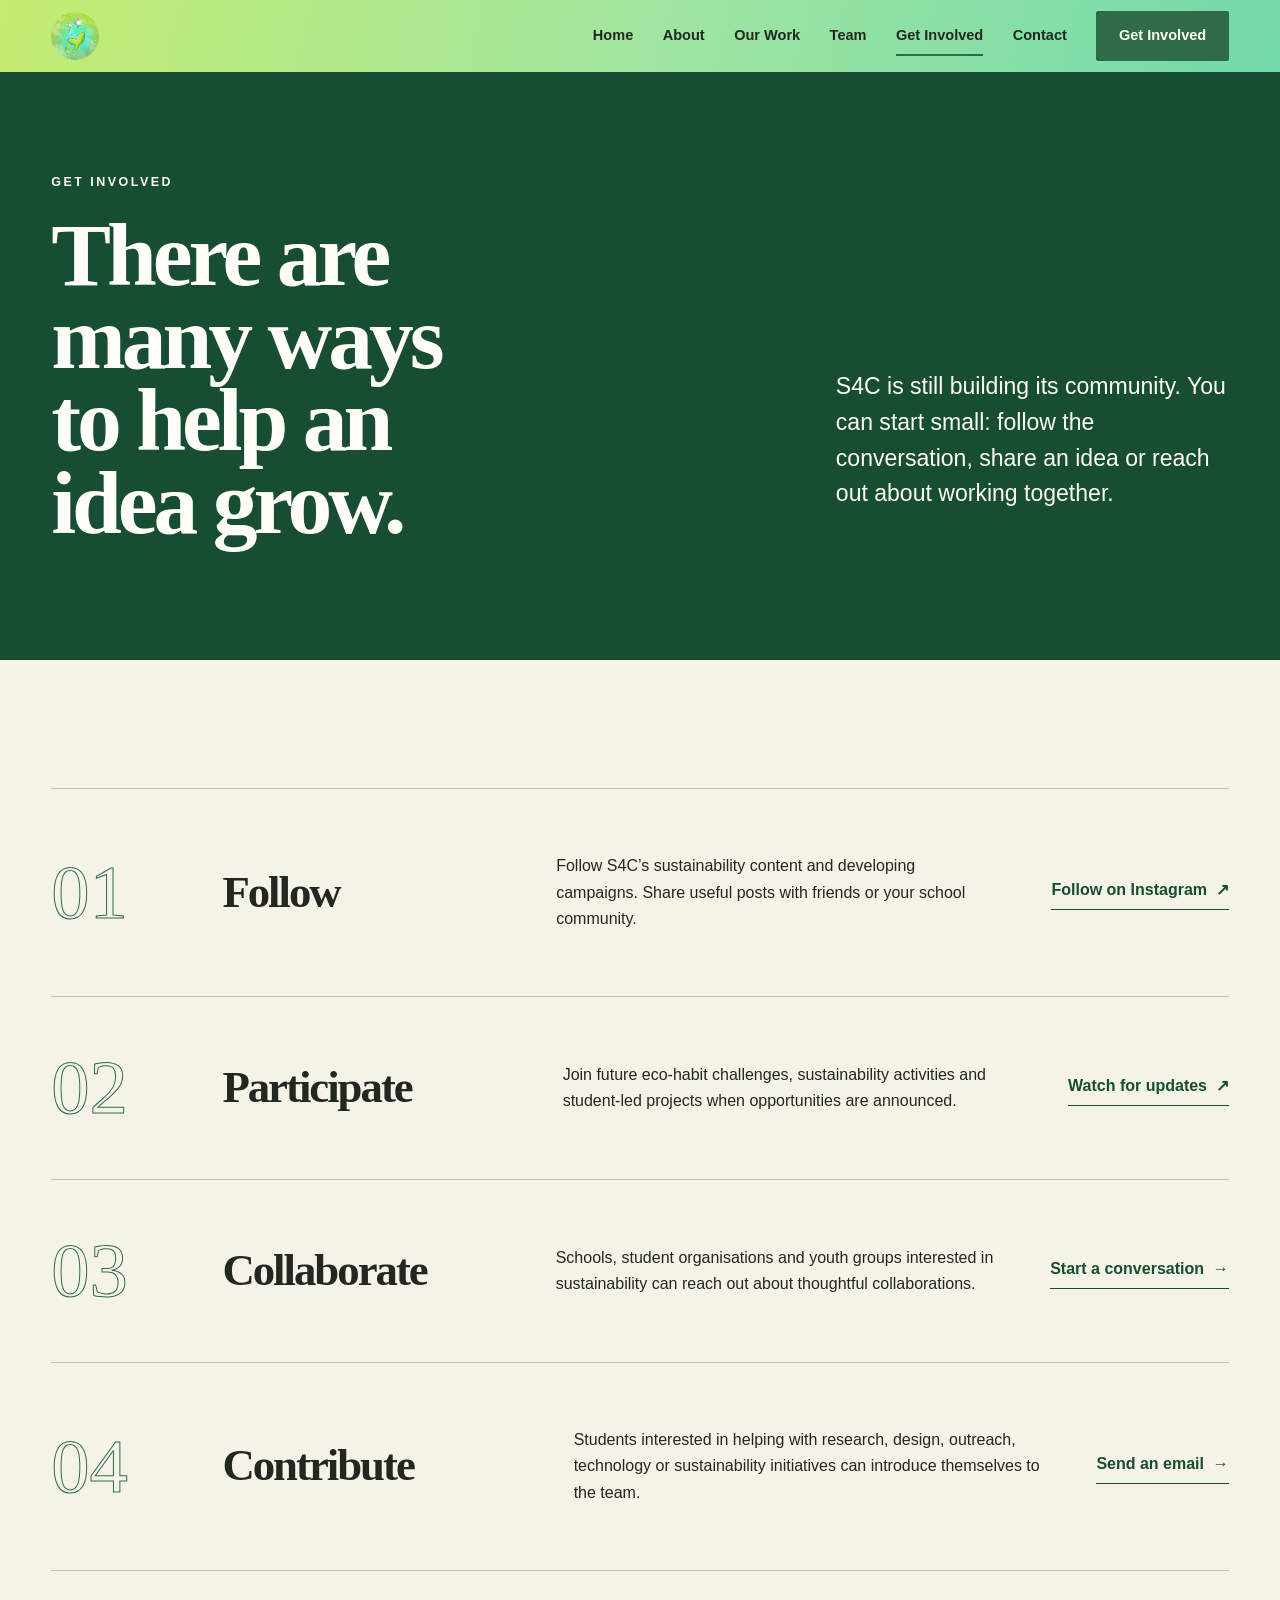
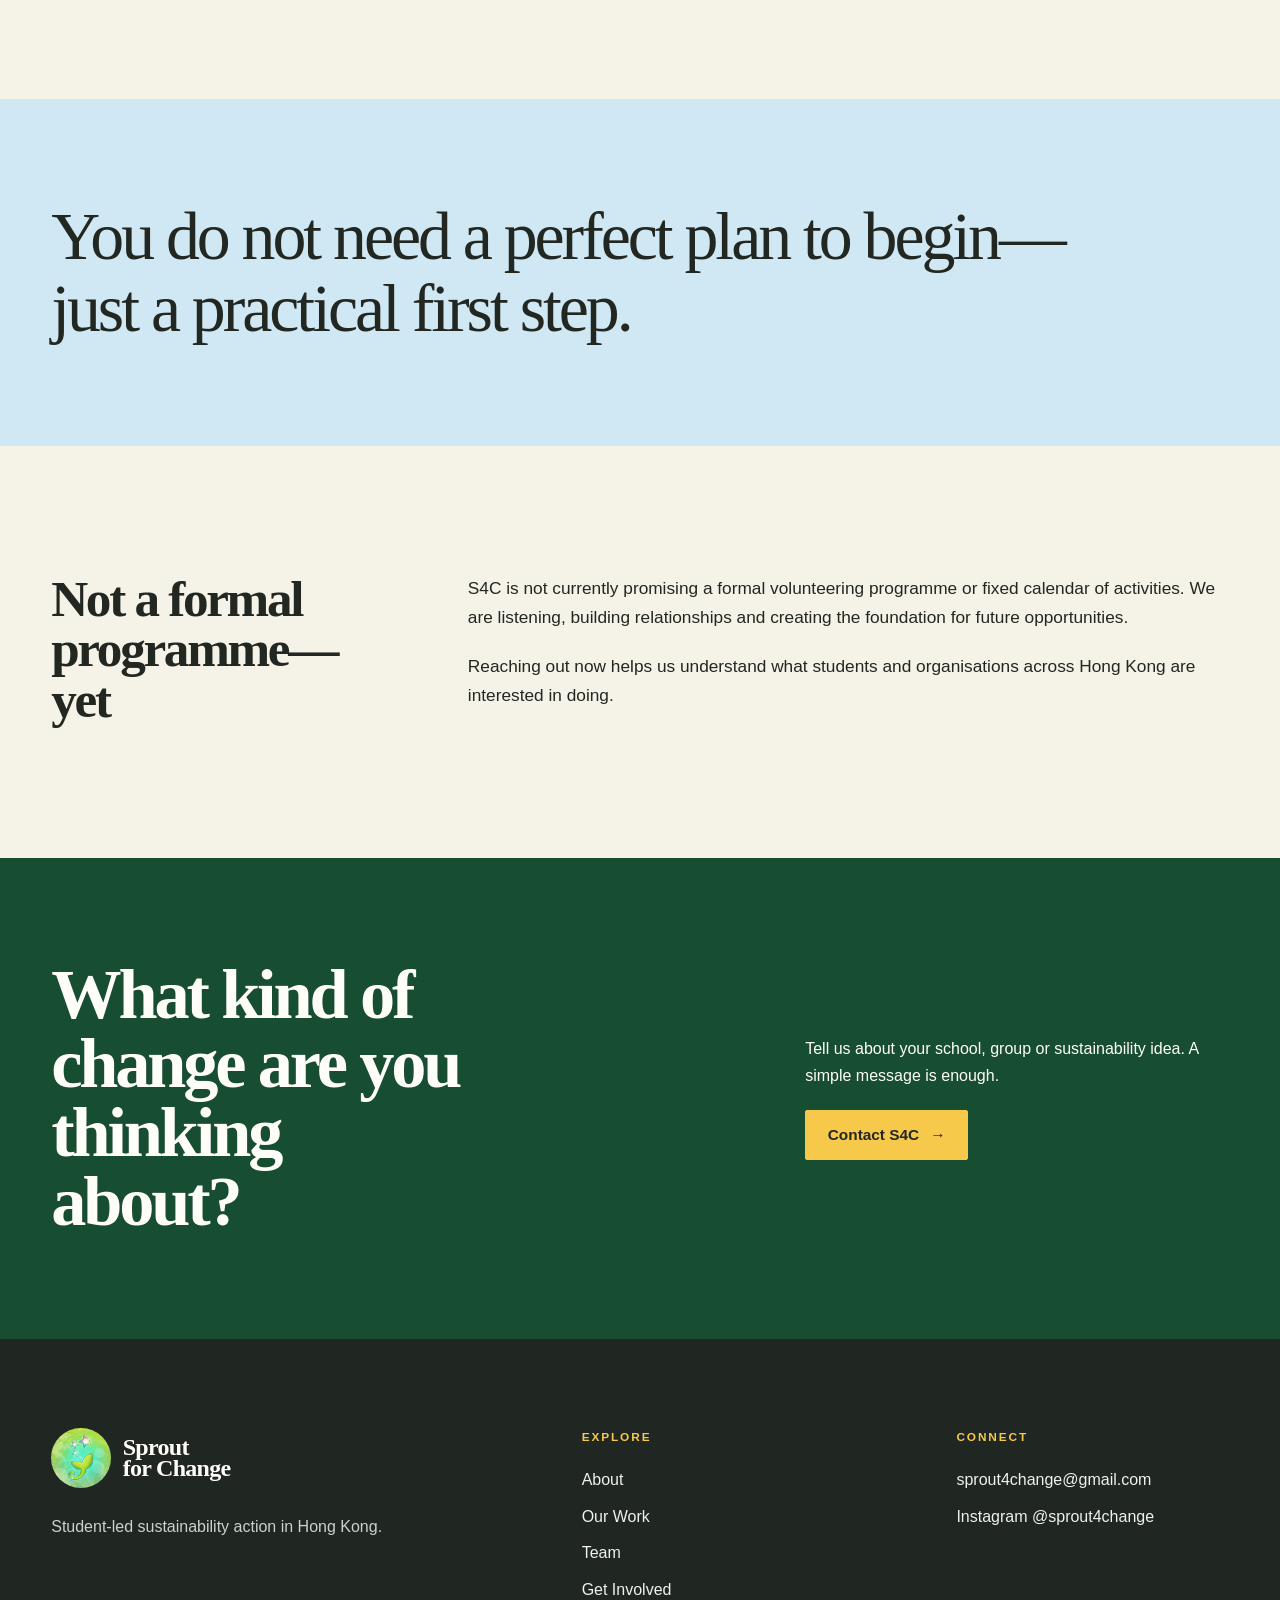
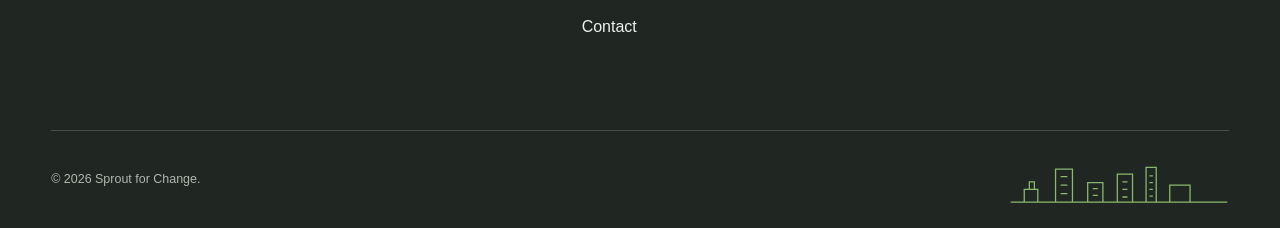
<file: get-involved.html>
<!doctype html>
<html lang="en">
<head>
  <meta charset="utf-8"><meta name="viewport" content="width=device-width, initial-scale=1"><meta name="theme-color" content="#174d31">
  <meta name="description" content="Follow, participate, collaborate or contribute to Sprout for Change, a student-led Hong Kong sustainability organisation.">
  <title>Get Involved — Sprout for Change</title>
  <link rel="icon" href="assets/favicon.png?v=2" type="image/png"><link rel="stylesheet" href="styles.css"><script src="script.js" defer></script>
</head>
<body>
  <a class="skip-link" href="#main">Skip to main content</a>
  <header class="site-header"><div class="header-inner container-wide">
    <a class="brand brand-mark" href="index.html" aria-label="Sprout for Change home"><img src="assets/logo-v0.webp" alt="" width="48" height="48"></a>
    <button class="menu-toggle" type="button" aria-expanded="false" aria-controls="site-menu" aria-label="Open navigation"><span></span></button>
    <nav class="site-nav" id="site-menu" aria-label="Main navigation"><a href="index.html">Home</a><a href="about.html">About</a><a href="work.html">Our Work</a><a href="team.html">Team</a><a href="get-involved.html" aria-current="page">Get Involved</a><a href="contact.html">Contact</a><a class="nav-cta" href="get-involved.html">Get Involved</a></nav>
  </div></header>

  <main id="main">
    <section class="page-hero page-hero--green">
      <div class="page-hero-grid container" data-reveal>
        <div><p class="eyebrow">Get involved</p><h1>There are many ways to help an idea grow.</h1></div>
        <div class="page-hero-copy"><p class="lead">S4C is still building its community. You can start small: follow the conversation, share an idea or reach out about working together.</p></div>
      </div>
    </section>

    <section class="editorial-section">
      <div class="container">
        <div class="involve-list">
          <article class="involve-row" data-reveal>
            <div class="involve-number" aria-hidden="true">01</div><h2>Follow</h2><p>Follow S4C’s sustainability content and developing campaigns. Share useful posts with friends or your school community.</p><a class="text-link" href="https://www.instagram.com/sprout4change/" target="_blank" rel="noopener noreferrer">Follow on Instagram <span aria-hidden="true">↗</span></a>
          </article>
          <article class="involve-row" data-reveal>
            <div class="involve-number" aria-hidden="true">02</div><h2>Participate</h2><p>Join future eco-habit challenges, sustainability activities and student-led projects when opportunities are announced.</p><a class="text-link" href="https://www.instagram.com/sprout4change/" target="_blank" rel="noopener noreferrer">Watch for updates <span aria-hidden="true">↗</span></a>
          </article>
          <article class="involve-row" data-reveal>
            <div class="involve-number" aria-hidden="true">03</div><h2>Collaborate</h2><p>Schools, student organisations and youth groups interested in sustainability can reach out about thoughtful collaborations.</p><a class="text-link" href="contact.html">Start a conversation <span aria-hidden="true">→</span></a>
          </article>
          <article class="involve-row" data-reveal>
            <div class="involve-number" aria-hidden="true">04</div><h2>Contribute</h2><p>Students interested in helping with research, design, outreach, technology or sustainability initiatives can introduce themselves to the team.</p><a class="text-link" href="mailto:sprout4change@gmail.com?subject=Contributing%20to%20S4C">Send an email <span aria-hidden="true">→</span></a>
          </article>
        </div>
      </div>
    </section>

    <section class="quote-band"><div class="container" data-reveal><blockquote>You do not need a perfect plan to begin—just a practical first step.</blockquote></div></section>

    <section class="editorial-section">
      <div class="container" data-reveal><div class="editorial-grid"><h2>Not a formal programme—yet</h2><div class="editorial-body"><p>S4C is not currently promising a formal volunteering programme or fixed calendar of activities. We are listening, building relationships and creating the foundation for future opportunities.</p><p>Reaching out now helps us understand what students and organisations across Hong Kong are interested in doing.</p></div></div></div>
    </section>

    <section class="simple-cta"><div class="simple-cta-grid container" data-reveal><h2>What kind of change are you thinking about?</h2><div class="simple-cta-copy"><p>Tell us about your school, group or sustainability idea. A simple message is enough.</p><a class="button button--sun" href="contact.html">Contact S4C <span aria-hidden="true">→</span></a></div></div></section>
  </main>

  <footer class="site-footer"><div class="footer-main container">
    <div class="footer-brand"><a class="brand" href="index.html"><img src="assets/logo-v0.webp" alt="" width="54" height="54"><span>Sprout<br>for Change</span></a><p>Student-led sustainability action in Hong Kong.</p></div>
    <div><p class="footer-title">Explore</p><nav class="footer-links" aria-label="Footer navigation"><a href="about.html">About</a><a href="work.html">Our Work</a><a href="team.html">Team</a><a href="get-involved.html">Get Involved</a><a href="contact.html">Contact</a></nav></div>
    <div><p class="footer-title">Connect</p><div class="footer-links"><a href="mailto:sprout4change@gmail.com">sprout4change@gmail.com</a><a href="https://www.instagram.com/sprout4change/" target="_blank" rel="noopener noreferrer">Instagram @sprout4change</a></div></div>
  </div><div class="footer-bottom container"><p>© 2026 Sprout for Change.</p><svg class="footer-skyline" viewBox="0 0 260 62" aria-hidden="true"><path d="M2 58h256M18 58V43h16v15m-10-15V34h6v9m25 15V19h20v39m-14-30h8m-8 10h8m-8 10h8m24 10V35h18v23m-12-16h6m-6 8h6m23 8V25h18v33m-12-24h6m-6 9h6m-6 9h6m22 6V17h12v41m-8-31h4m-4 8h4m-4 8h4m-4 8h4m20 7V38h24v20" fill="none" stroke="currentColor" stroke-width="1.5"/></svg></div></footer>
</body>
</html>
</file>
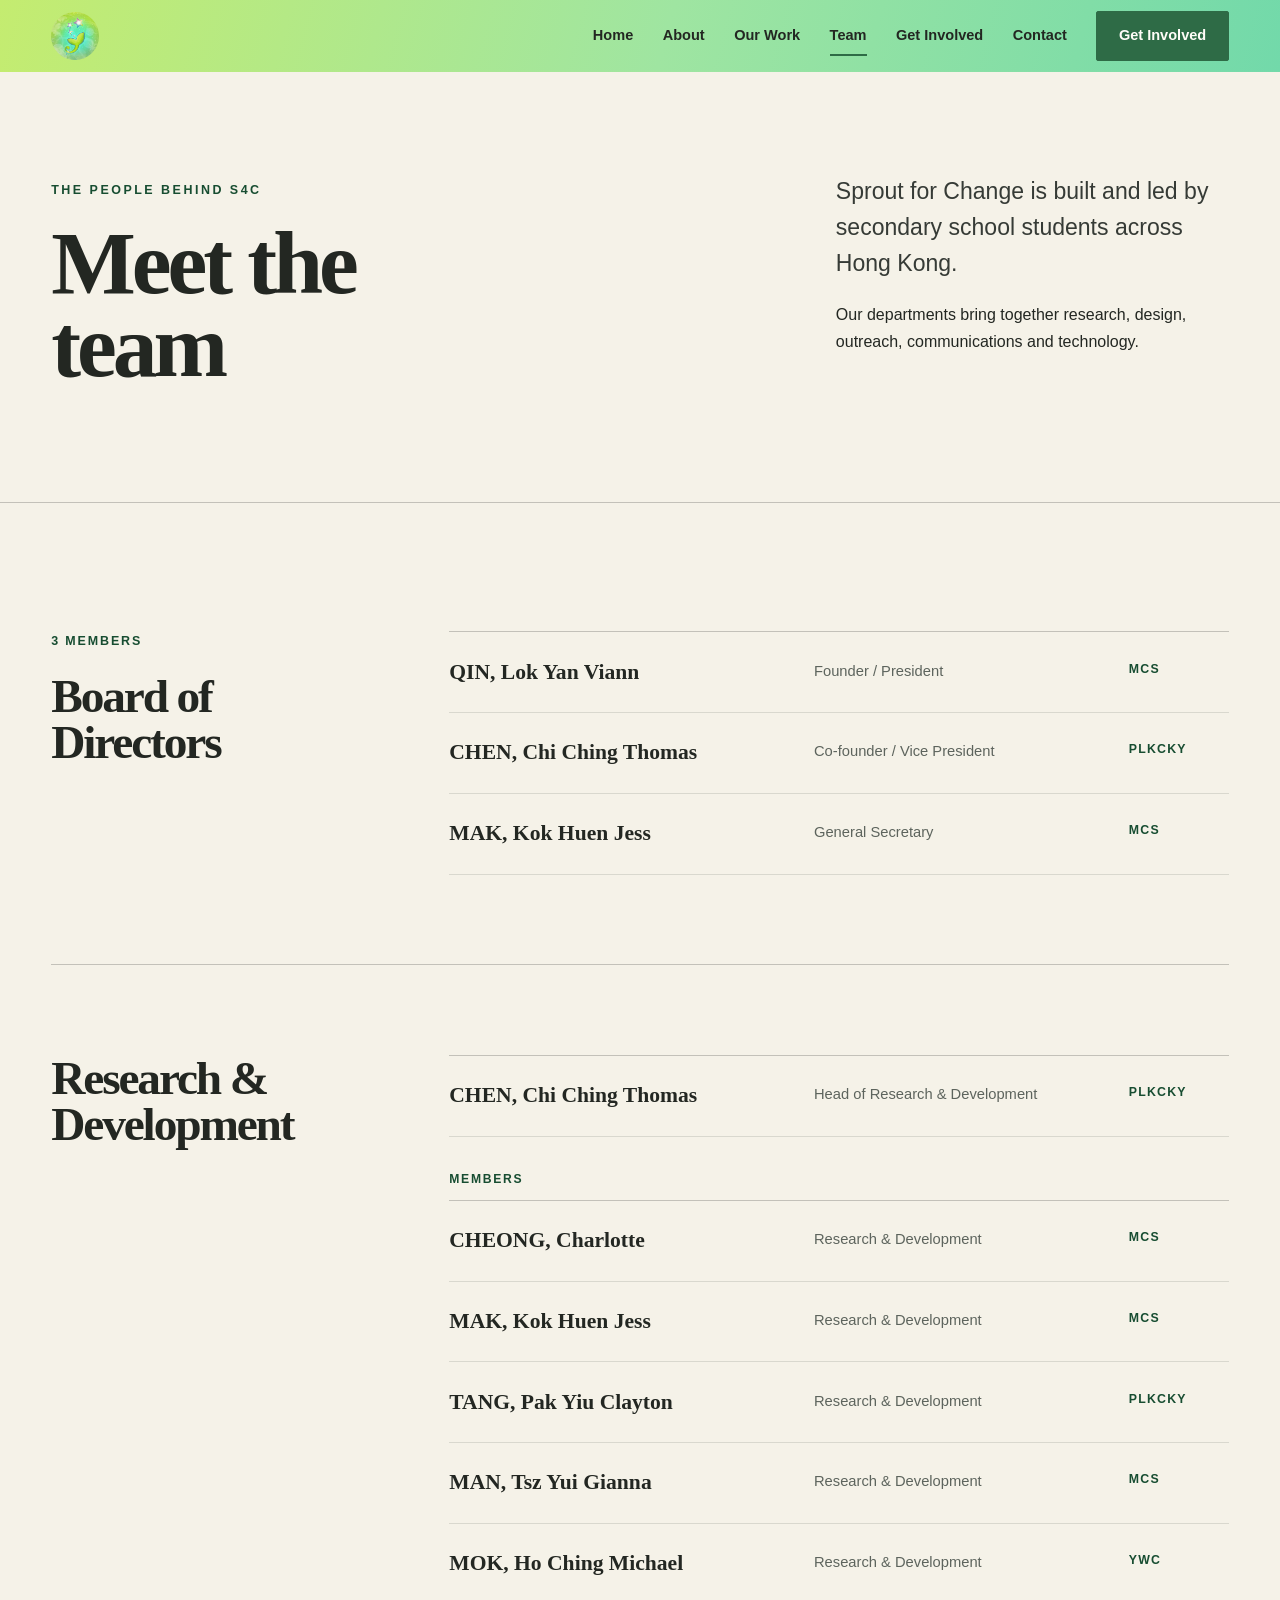
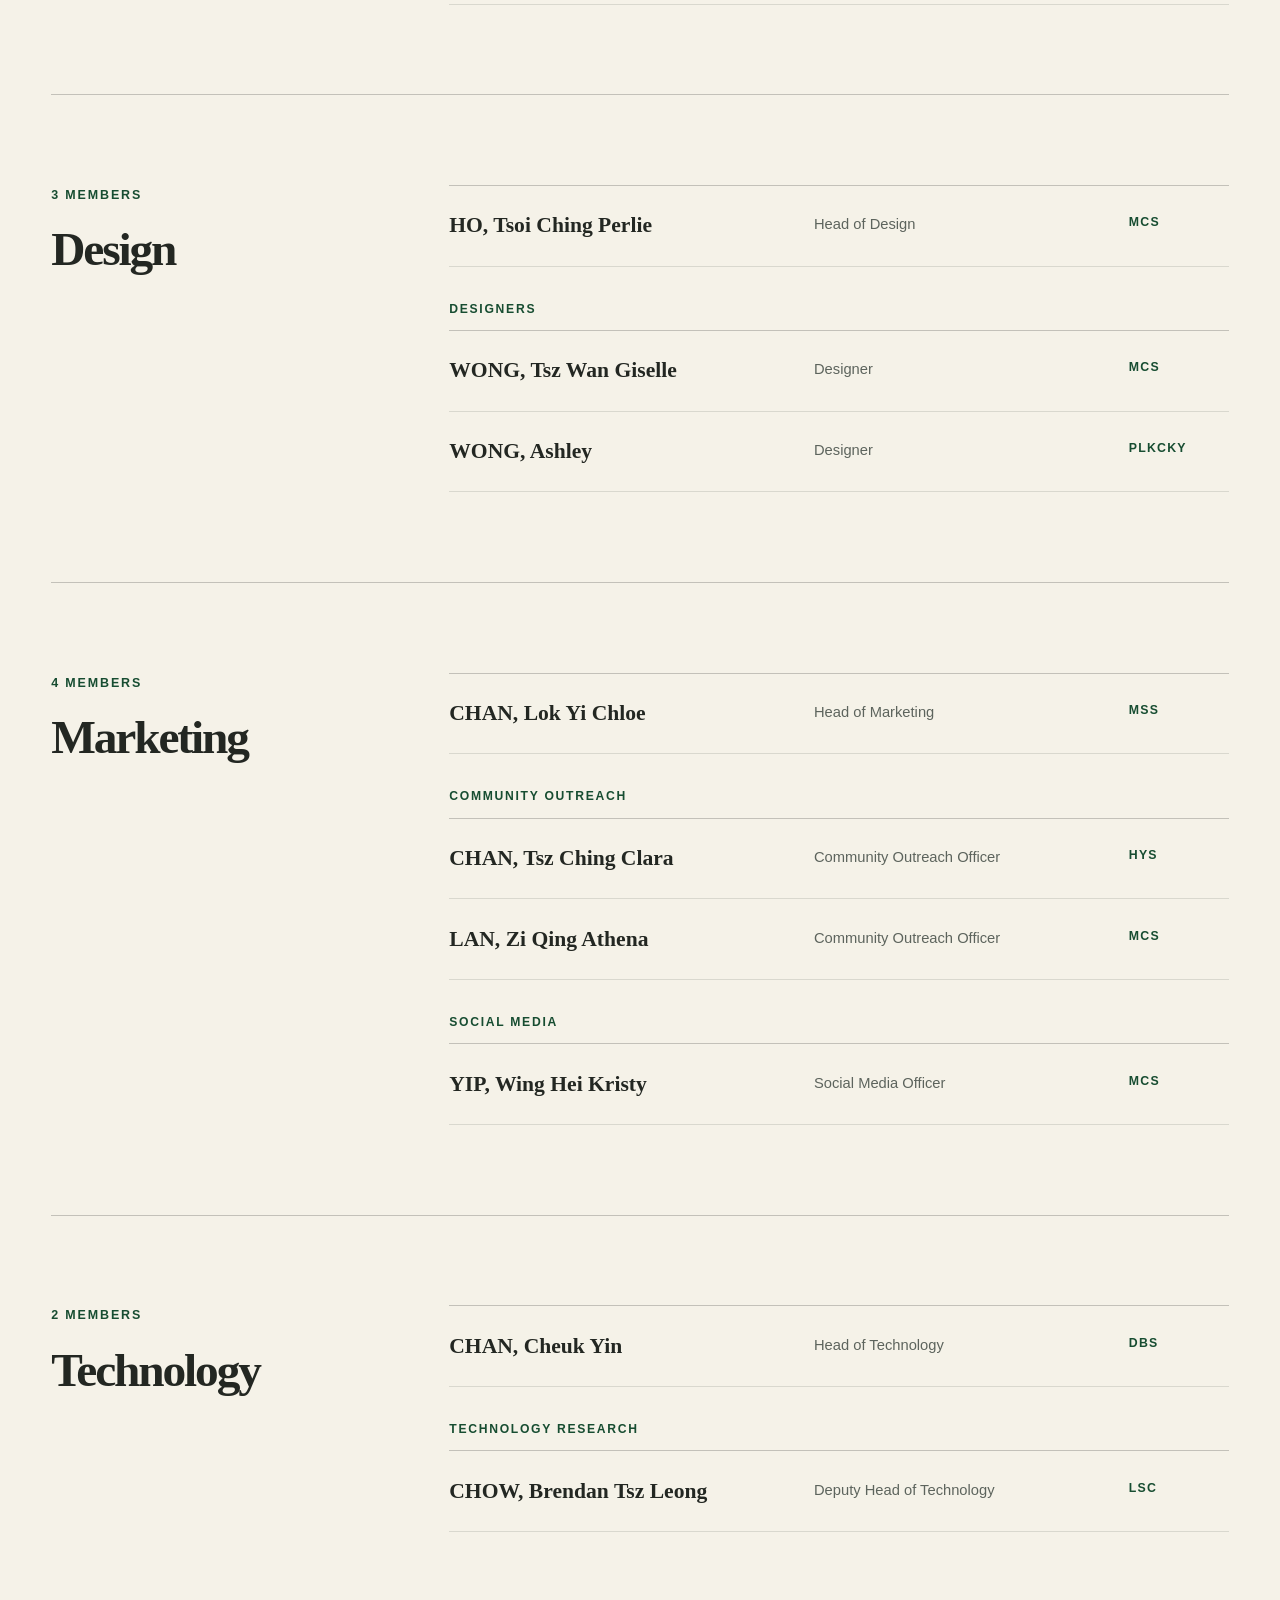
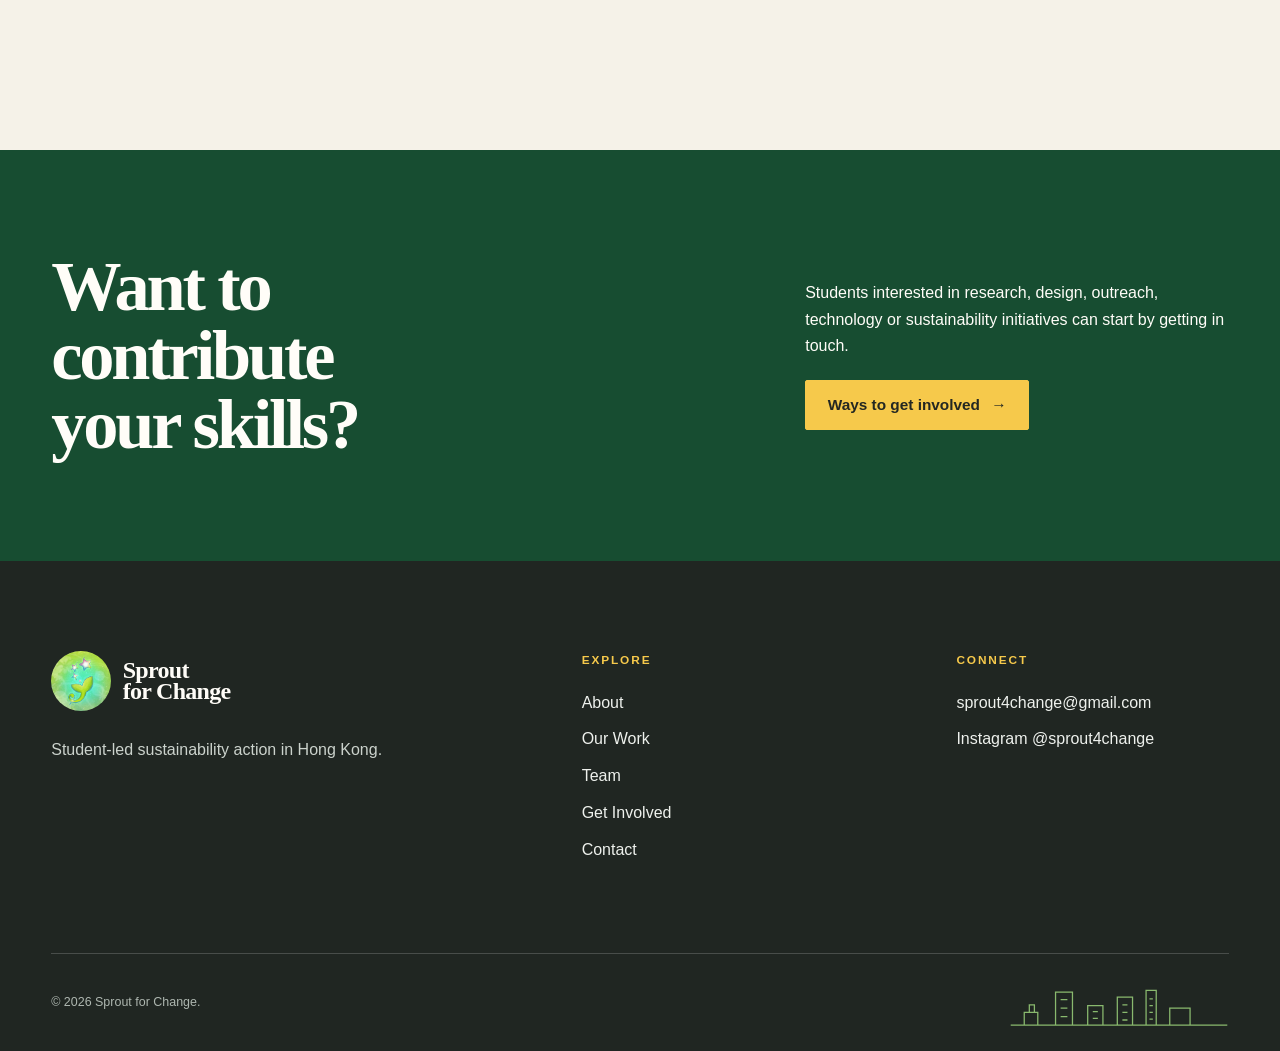
<file: team.html>
<!doctype html>
<html lang="en">
<head>
  <meta charset="utf-8">
  <meta name="viewport" content="width=device-width, initial-scale=1">
  <meta name="theme-color" content="#f5f2e8">
  <meta name="description" content="Meet the secondary school students leading Sprout for Change across research, design, marketing and technology.">
  <title>Team — Sprout for Change</title>
  <link rel="icon" href="assets/favicon.png?v=2" type="image/png"><link rel="stylesheet" href="styles.css"><script src="script.js" defer></script>
</head>
<body>
  <a class="skip-link" href="#main">Skip to main content</a>
  <header class="site-header"><div class="header-inner container-wide">
    <a class="brand brand-mark" href="index.html" aria-label="Sprout for Change home"><img src="assets/logo-v0.webp" alt="" width="48" height="48"></a>
    <button class="menu-toggle" type="button" aria-expanded="false" aria-controls="site-menu" aria-label="Open navigation"><span></span></button>
    <nav class="site-nav" id="site-menu" aria-label="Main navigation"><a href="index.html">Home</a><a href="about.html">About</a><a href="work.html">Our Work</a><a href="team.html" aria-current="page">Team</a><a href="get-involved.html">Get Involved</a><a href="contact.html">Contact</a><a class="nav-cta" href="get-involved.html">Get Involved</a></nav>
  </div></header>

  <main id="main">
    <section class="page-hero">
      <div class="page-hero-grid container" data-reveal>
        <div><p class="eyebrow">The people behind S4C</p><h1>Meet the team</h1></div>
        <div class="page-hero-copy"><p class="lead">Sprout for Change is built and led by secondary school students across Hong Kong.</p><p>Our departments bring together research, design, outreach, communications and technology.</p></div>
      </div>
    </section>

    <section class="team-content">
      <div class="container">
        <section class="department" aria-labelledby="board-title" data-reveal>
          <div class="department-title"><p class="department-count">3 members</p><h2 id="board-title">Board of Directors</h2></div>
          <div class="member-list">
            <article class="member"><div class="member-name">QIN, Lok Yan Viann</div><div class="member-role">Founder / President</div><div class="member-school">MCS</div></article>
            <article class="member"><div class="member-name">CHEN, Chi Ching Thomas</div><div class="member-role">Co-founder / Vice President</div><div class="member-school">PLKCKY</div></article>
            <article class="member"><div class="member-name">MAK, Kok Huen Jess</div><div class="member-role">General Secretary</div><div class="member-school">MCS</div></article>
          </div>
        </section>

        <section class="department" aria-labelledby="research-title" data-reveal>
          <div class="department-title"><h2 id="research-title">Research &amp; Development</h2></div>
          <div class="member-list">
            <article class="member"><div class="member-name">CHEN, Chi Ching Thomas</div><div class="member-role">Head of Research &amp; Development</div><div class="member-school">PLKCKY</div></article>
            <div class="subgroup">Members</div>
            <article class="member"><div class="member-name">CHEONG, Charlotte</div><div class="member-role">Research &amp; Development</div><div class="member-school">MCS</div></article>
            <article class="member"><div class="member-name">MAK, Kok Huen Jess</div><div class="member-role">Research &amp; Development</div><div class="member-school">MCS</div></article>
            <article class="member"><div class="member-name">TANG, Pak Yiu Clayton</div><div class="member-role">Research &amp; Development</div><div class="member-school">PLKCKY</div></article>
            <article class="member"><div class="member-name">MAN, Tsz Yui Gianna</div><div class="member-role">Research &amp; Development</div><div class="member-school">MCS</div></article>
            <article class="member"><div class="member-name">MOK, Ho Ching Michael</div><div class="member-role">Research &amp; Development</div><div class="member-school">YWC</div></article>
          </div>
        </section>

        <section class="department" aria-labelledby="design-title" data-reveal>
          <div class="department-title"><p class="department-count">3 members</p><h2 id="design-title">Design</h2></div>
          <div class="member-list">
            <article class="member"><div class="member-name">HO, Tsoi Ching Perlie</div><div class="member-role">Head of Design</div><div class="member-school">MCS</div></article>
            <div class="subgroup">Designers</div>
            <article class="member"><div class="member-name">WONG, Tsz Wan Giselle</div><div class="member-role">Designer</div><div class="member-school">MCS</div></article>
            <article class="member"><div class="member-name">WONG, Ashley</div><div class="member-role">Designer</div><div class="member-school">PLKCKY</div></article>
          </div>
        </section>

        <section class="department" aria-labelledby="marketing-title" data-reveal>
          <div class="department-title"><p class="department-count">4 members</p><h2 id="marketing-title">Marketing</h2></div>
          <div class="member-list">
            <article class="member"><div class="member-name">CHAN, Lok Yi Chloe</div><div class="member-role">Head of Marketing</div><div class="member-school">MSS</div></article>
            <div class="subgroup">Community Outreach</div>
            <article class="member"><div class="member-name">CHAN, Tsz Ching Clara</div><div class="member-role">Community Outreach Officer</div><div class="member-school">HYS</div></article>
            <article class="member"><div class="member-name">LAN, Zi Qing Athena</div><div class="member-role">Community Outreach Officer</div><div class="member-school">MCS</div></article>
            <div class="subgroup">Social Media</div>
            <article class="member"><div class="member-name">YIP, Wing Hei Kristy</div><div class="member-role">Social Media Officer</div><div class="member-school">MCS</div></article>
          </div>
        </section>

        <section class="department" aria-labelledby="technology-title" data-reveal>
          <div class="department-title"><p class="department-count">2 members</p><h2 id="technology-title">Technology</h2></div>
          <div class="member-list">
            <article class="member"><div class="member-name">CHAN, Cheuk Yin</div><div class="member-role">Head of Technology</div><div class="member-school">DBS</div></article>
            <div class="subgroup">Technology Research</div>
            <article class="member"><div class="member-name">CHOW, Brendan Tsz Leong</div><div class="member-role">Deputy Head of Technology</div><div class="member-school">LSC</div></article>
          </div>
        </section>
      </div>
    </section>

    <section class="simple-cta"><div class="simple-cta-grid container" data-reveal><h2>Want to contribute your skills?</h2><div class="simple-cta-copy"><p>Students interested in research, design, outreach, technology or sustainability initiatives can start by getting in touch.</p><a class="button button--sun" href="get-involved.html">Ways to get involved <span aria-hidden="true">→</span></a></div></div></section>
  </main>

  <footer class="site-footer"><div class="footer-main container">
    <div class="footer-brand"><a class="brand" href="index.html"><img src="assets/logo-v0.webp" alt="" width="54" height="54"><span>Sprout<br>for Change</span></a><p>Student-led sustainability action in Hong Kong.</p></div>
    <div><p class="footer-title">Explore</p><nav class="footer-links" aria-label="Footer navigation"><a href="about.html">About</a><a href="work.html">Our Work</a><a href="team.html">Team</a><a href="get-involved.html">Get Involved</a><a href="contact.html">Contact</a></nav></div>
    <div><p class="footer-title">Connect</p><div class="footer-links"><a href="mailto:sprout4change@gmail.com">sprout4change@gmail.com</a><a href="https://www.instagram.com/sprout4change/" target="_blank" rel="noopener noreferrer">Instagram @sprout4change</a></div></div>
  </div><div class="footer-bottom container"><p>© 2026 Sprout for Change.</p><svg class="footer-skyline" viewBox="0 0 260 62" aria-hidden="true"><path d="M2 58h256M18 58V43h16v15m-10-15V34h6v9m25 15V19h20v39m-14-30h8m-8 10h8m-8 10h8m24 10V35h18v23m-12-16h6m-6 8h6m23 8V25h18v33m-12-24h6m-6 9h6m-6 9h6m22 6V17h12v41m-8-31h4m-4 8h4m-4 8h4m-4 8h4m20 7V38h24v20" fill="none" stroke="currentColor" stroke-width="1.5"/></svg></div></footer>
</body>
</html>
</file>
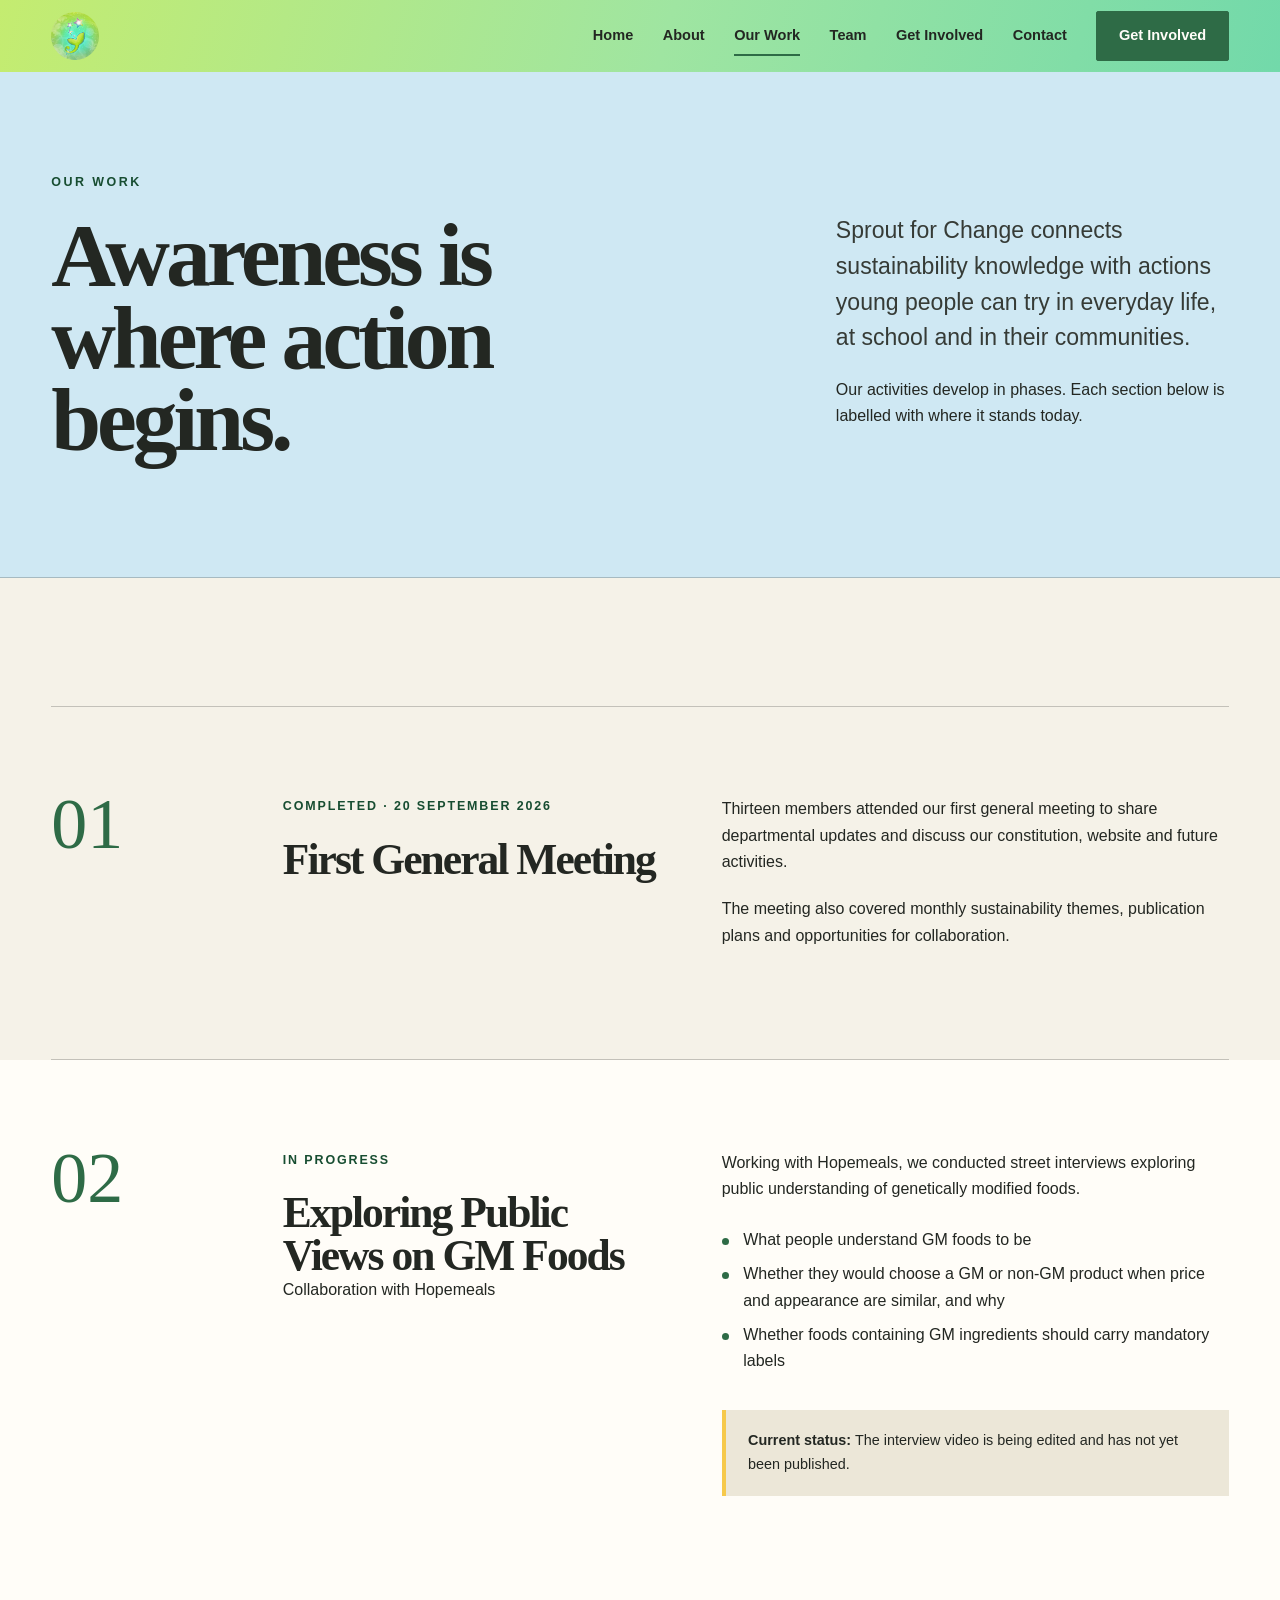
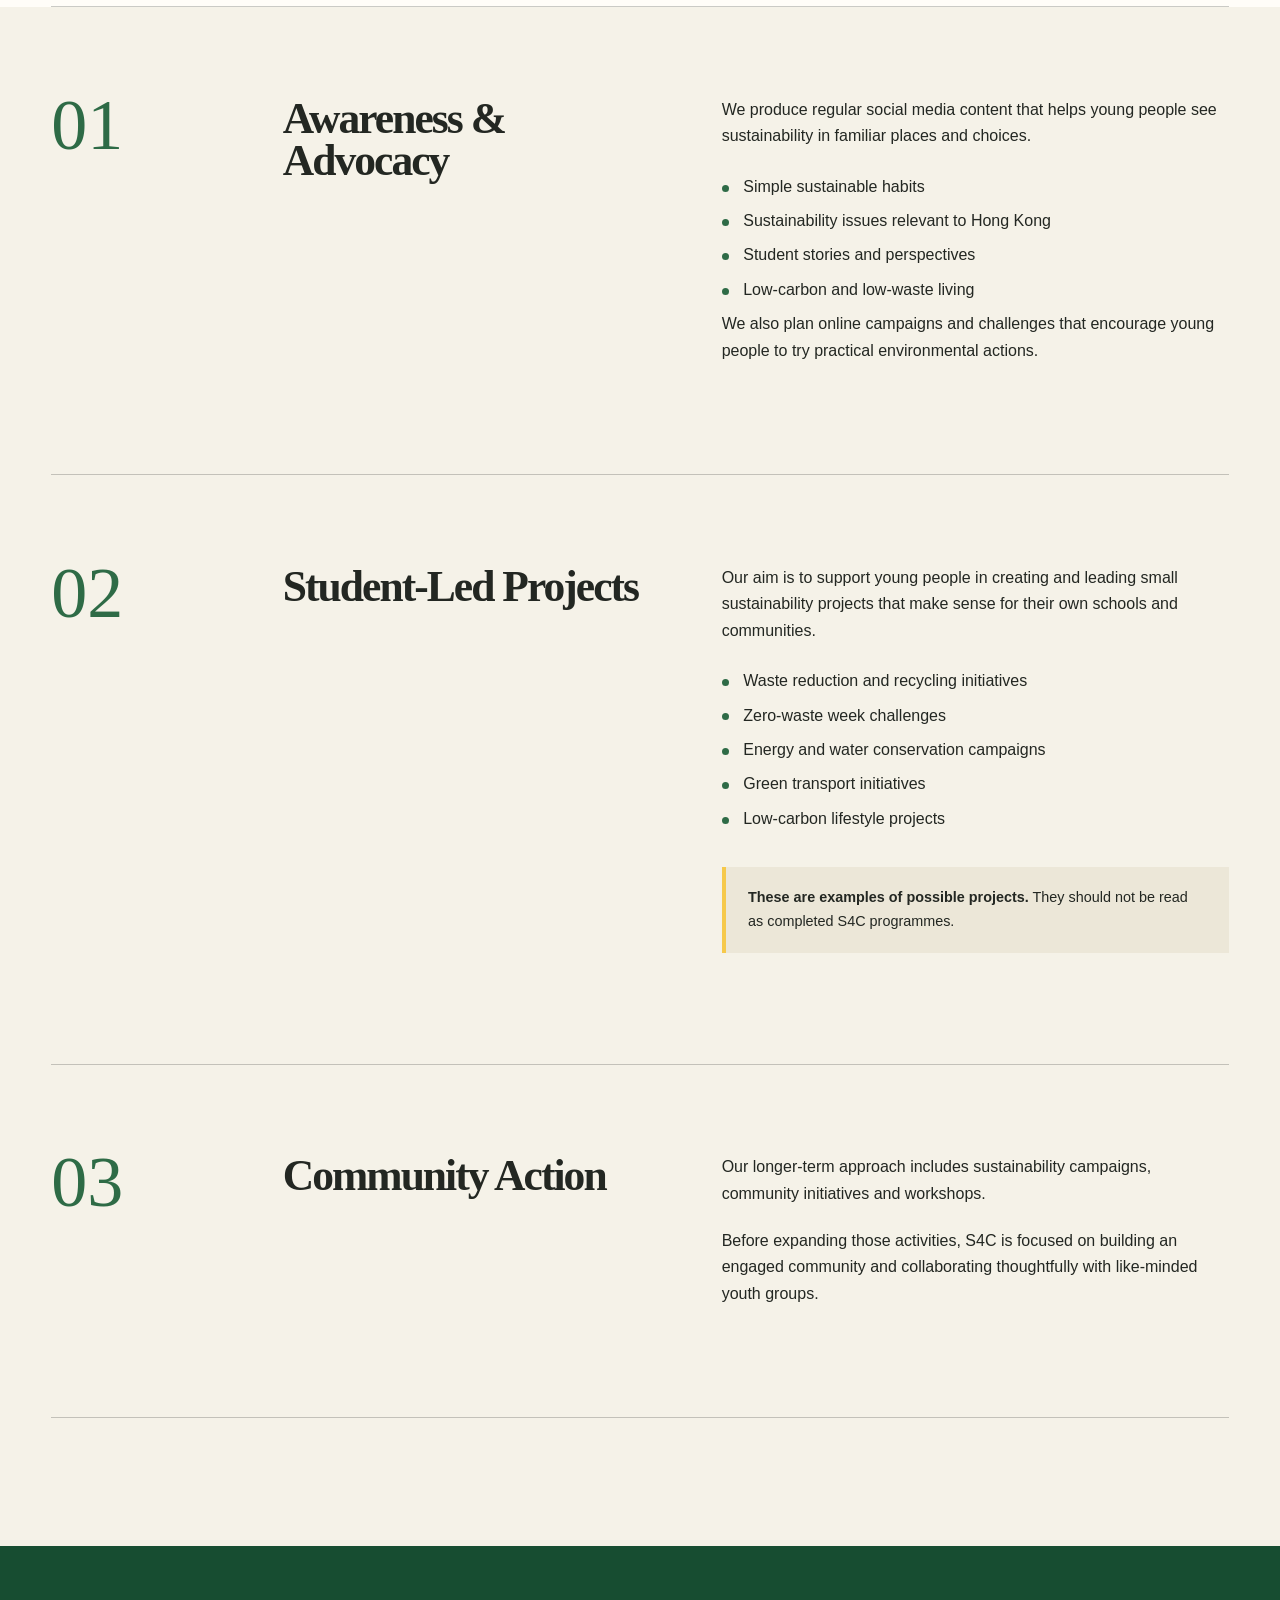
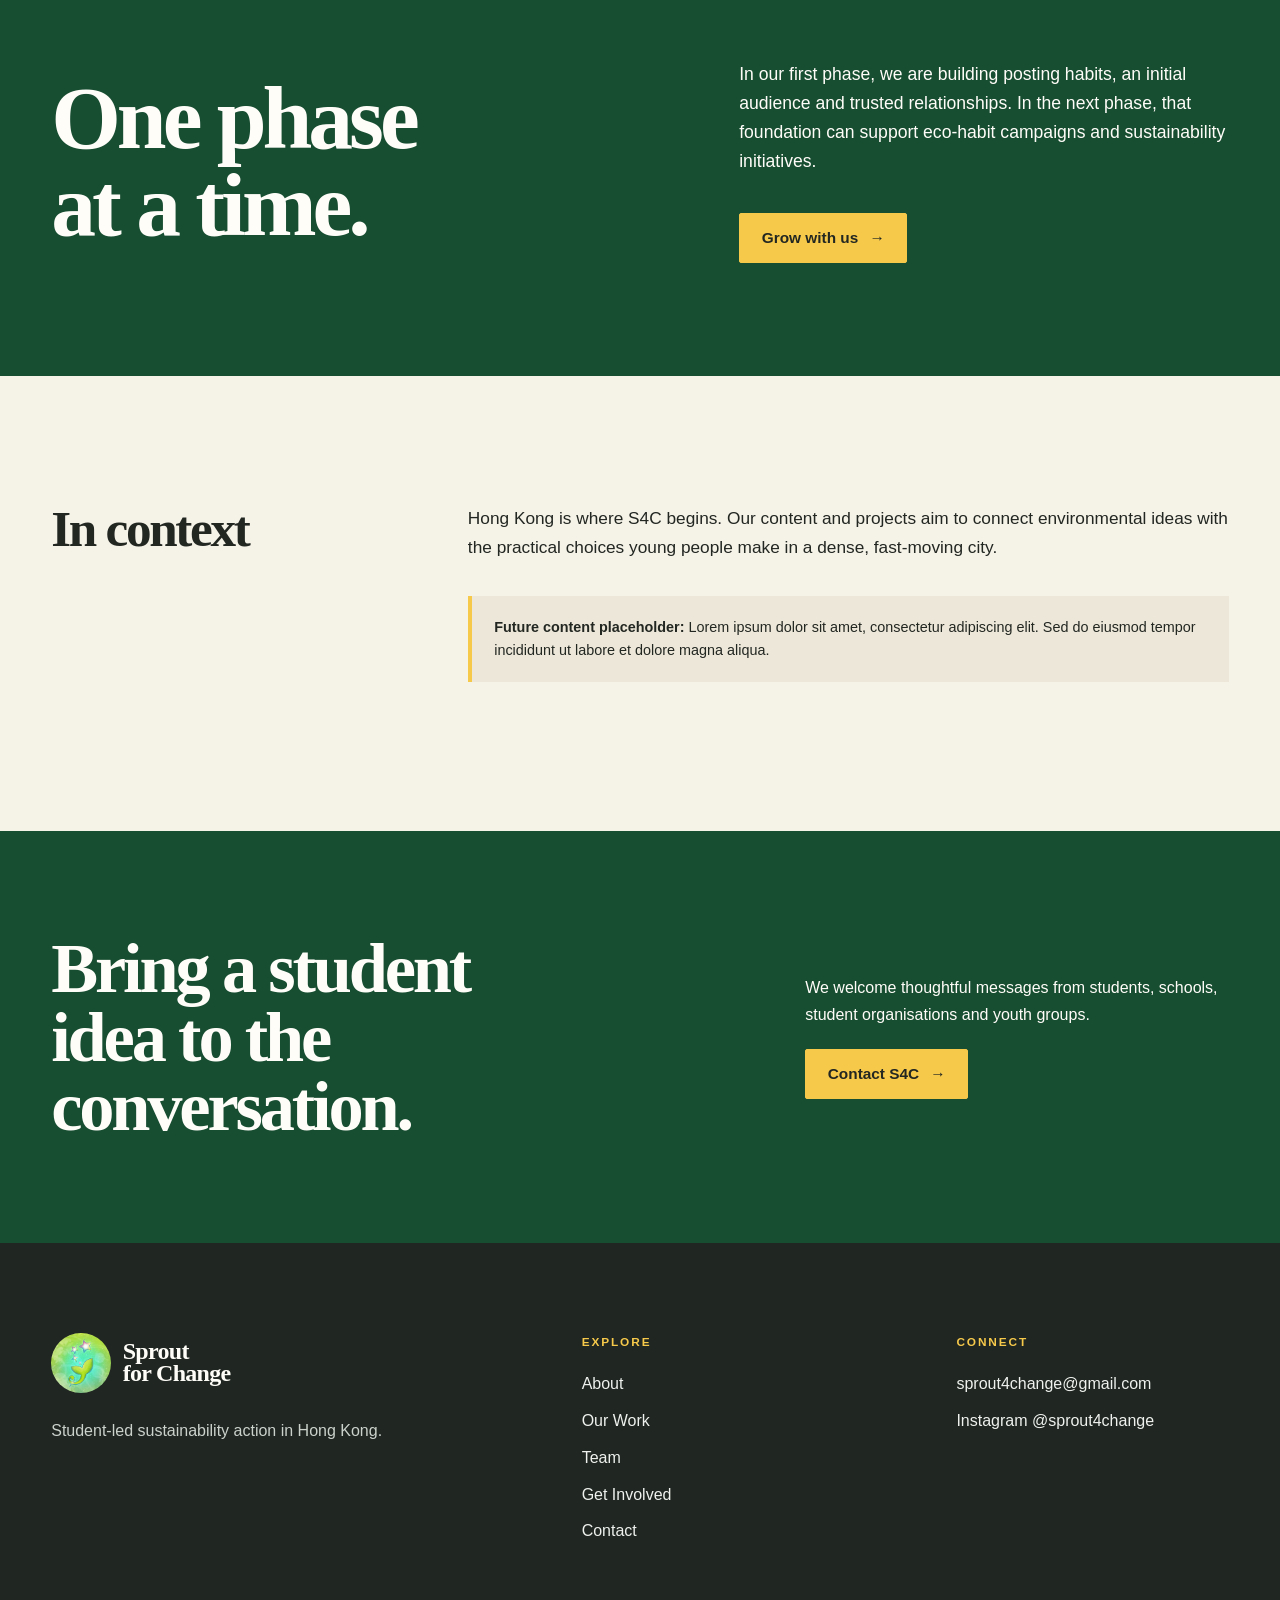
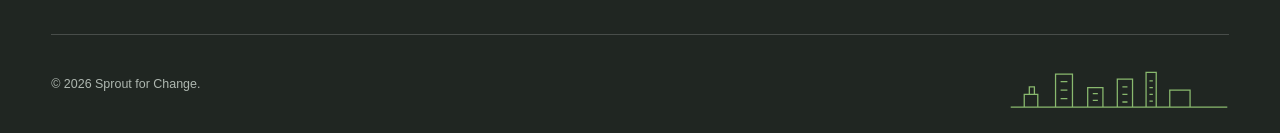
<file: work.html>
<!doctype html>
<html lang="en">
<head>
  <meta charset="utf-8">
  <meta name="viewport" content="width=device-width, initial-scale=1">
  <meta name="theme-color" content="#cfe8f3">
  <meta name="description" content="Explore how Sprout for Change approaches awareness, student-led sustainability projects and community action in Hong Kong.">
  <title>Our Work — Sprout for Change</title>
  <link rel="icon" href="assets/favicon.png?v=2" type="image/png"><link rel="stylesheet" href="styles.css"><script src="script.js" defer></script>
</head>
<body>
  <a class="skip-link" href="#main">Skip to main content</a>
  <header class="site-header"><div class="header-inner container-wide">
    <a class="brand brand-mark" href="index.html" aria-label="Sprout for Change home"><img src="assets/logo-v0.webp" alt="" width="48" height="48"></a>
    <button class="menu-toggle" type="button" aria-expanded="false" aria-controls="site-menu" aria-label="Open navigation"><span></span></button>
    <nav class="site-nav" id="site-menu" aria-label="Main navigation"><a href="index.html">Home</a><a href="about.html">About</a><a href="work.html" aria-current="page">Our Work</a><a href="team.html">Team</a><a href="get-involved.html">Get Involved</a><a href="contact.html">Contact</a><a class="nav-cta" href="get-involved.html">Get Involved</a></nav>
  </div></header>

  <main id="main">
    <section class="page-hero page-hero--sky">
      <div class="page-hero-grid container" data-reveal>
        <div><p class="eyebrow">Our work</p><h1>Awareness is where action begins.</h1></div>
        <div class="page-hero-copy"><p class="lead">Sprout for Change connects sustainability knowledge with actions young people can try in everyday life, at school and in their communities.</p><p>Our activities develop in phases. Each section below is labelled with where it stands today.</p></div>
      </div>
    </section>

    <section class="editorial-section">
      <div class="detail-rows container">
        <article class="detail-row" data-reveal>
          <div class="work-number" aria-hidden="true">01</div>
          <div><p class="department-count">Completed · 20 September 2026</p><h2>First General Meeting</h2></div>
          <div>
            <p>Thirteen members attended our first general meeting to share departmental updates and discuss our constitution, website and future activities.</p>
            <p>The meeting also covered monthly sustainability themes, publication plans and opportunities for collaboration.</p>
          </div>
        </article>
        <article class="detail-row" data-reveal>
          <div class="work-number" aria-hidden="true">02</div>
          <div><p class="department-count">In progress</p><h2>Exploring Public Views on GM Foods</h2><p>Collaboration with Hopemeals</p></div>
          <div>
            <p>Working with Hopemeals, we conducted street interviews exploring public understanding of genetically modified foods.</p>
            <ul class="detail-list"><li>What people understand GM foods to be</li><li>Whether they would choose a GM or non-GM product when price and appearance are similar, and why</li><li>Whether foods containing GM ingredients should carry mandatory labels</li></ul>
            <p class="possibility-note"><strong>Current status:</strong> The interview video is being edited and has not yet been published.</p>
          </div>
        </article>
        <article class="detail-row" data-reveal>
          <div class="work-number" aria-hidden="true">01</div>
          <div><h2>Awareness &amp; Advocacy</h2></div>
          <div>
            <p>We produce regular social media content that helps young people see sustainability in familiar places and choices.</p>
            <ul class="detail-list"><li>Simple sustainable habits</li><li>Sustainability issues relevant to Hong Kong</li><li>Student stories and perspectives</li><li>Low-carbon and low-waste living</li></ul>
            <p>We also plan online campaigns and challenges that encourage young people to try practical environmental actions.</p>
          </div>
        </article>
        <article class="detail-row" data-reveal>
          <div class="work-number" aria-hidden="true">02</div>
          <div><h2>Student-Led Projects</h2></div>
          <div>
            <p>Our aim is to support young people in creating and leading small sustainability projects that make sense for their own schools and communities.</p>
            <ul class="detail-list"><li>Waste reduction and recycling initiatives</li><li>Zero-waste week challenges</li><li>Energy and water conservation campaigns</li><li>Green transport initiatives</li><li>Low-carbon lifestyle projects</li></ul>
            <p class="possibility-note"><strong>These are examples of possible projects.</strong> They should not be read as completed S4C programmes.</p>
          </div>
        </article>
        <article class="detail-row" data-reveal>
          <div class="work-number" aria-hidden="true">03</div>
          <div><h2>Community Action</h2></div>
          <div>
            <p>Our longer-term approach includes sustainability campaigns, community initiatives and workshops.</p>
            <p>Before expanding those activities, S4C is focused on building an engaged community and collaborating thoughtfully with like-minded youth groups.</p>
          </div>
        </article>
      </div>
    </section>

    <section class="stage">
      <div class="stage-grid container" data-reveal>
        <h2>One phase at a time.</h2>
        <div class="stage-copy"><p>In our first phase, we are building posting habits, an initial audience and trusted relationships. In the next phase, that foundation can support eco-habit campaigns and sustainability initiatives.</p><a class="button button--sun" href="get-involved.html">Grow with us <span aria-hidden="true">→</span></a></div>
      </div>
    </section>

    <section class="editorial-section">
      <div class="container" data-reveal>
        <div class="editorial-grid"><h2>In context</h2><div class="editorial-body"><p>Hong Kong is where S4C begins. Our content and projects aim to connect environmental ideas with the practical choices young people make in a dense, fast-moving city.</p><p class="possibility-note"><strong>Future content placeholder:</strong> Lorem ipsum dolor sit amet, consectetur adipiscing elit. Sed do eiusmod tempor incididunt ut labore et dolore magna aliqua.</p></div></div>
      </div>
    </section>

    <section class="simple-cta"><div class="simple-cta-grid container" data-reveal><h2>Bring a student idea to the conversation.</h2><div class="simple-cta-copy"><p>We welcome thoughtful messages from students, schools, student organisations and youth groups.</p><a class="button button--sun" href="contact.html">Contact S4C <span aria-hidden="true">→</span></a></div></div></section>
  </main>

  <footer class="site-footer"><div class="footer-main container">
    <div class="footer-brand"><a class="brand" href="index.html"><img src="assets/logo-v0.webp" alt="" width="54" height="54"><span>Sprout<br>for Change</span></a><p>Student-led sustainability action in Hong Kong.</p></div>
    <div><p class="footer-title">Explore</p><nav class="footer-links" aria-label="Footer navigation"><a href="about.html">About</a><a href="work.html">Our Work</a><a href="team.html">Team</a><a href="get-involved.html">Get Involved</a><a href="contact.html">Contact</a></nav></div>
    <div><p class="footer-title">Connect</p><div class="footer-links"><a href="mailto:sprout4change@gmail.com">sprout4change@gmail.com</a><a href="https://www.instagram.com/sprout4change/" target="_blank" rel="noopener noreferrer">Instagram @sprout4change</a></div></div>
  </div><div class="footer-bottom container"><p>© 2026 Sprout for Change.</p><svg class="footer-skyline" viewBox="0 0 260 62" aria-hidden="true"><path d="M2 58h256M18 58V43h16v15m-10-15V34h6v9m25 15V19h20v39m-14-30h8m-8 10h8m-8 10h8m24 10V35h18v23m-12-16h6m-6 8h6m23 8V25h18v33m-12-24h6m-6 9h6m-6 9h6m22 6V17h12v41m-8-31h4m-4 8h4m-4 8h4m-4 8h4m20 7V38h24v20" fill="none" stroke="currentColor" stroke-width="1.5"/></svg></div></footer>
</body>
</html>
</file>
<file: styles.css>
:root {
  --paper: #f5f2e8;
  --paper-deep: #ece7d8;
  --ink: #232722;
  --muted: #5d645d;
  --forest: #2e6b46;
  --forest-dark: #174d31;
  --forest-soft: #d9e6d6;
  --sky: #cfe8f3;
  --sky-deep: #a8d2e3;
  --sun: #f6c94b;
  --white: #fffdf8;
  --line: rgba(35, 39, 34, 0.24);
  --line-light: rgba(35, 39, 34, 0.13);
  --serif: "Iowan Old Style", "Palatino Linotype", "Book Antiqua", Palatino, Georgia, serif;
  --sans: Inter, ui-sans-serif, -apple-system, BlinkMacSystemFont, "Segoe UI", sans-serif;
  --container: 1240px;
  --wide: 1420px;
  --gutter: clamp(1.25rem, 4vw, 4rem);
  --section: clamp(5.5rem, 10vw, 10rem);
  --ease: cubic-bezier(.22, 1, .36, 1);
}

*,
*::before,
*::after {
  box-sizing: border-box;
}

html {
  scroll-behavior: smooth;
  scroll-padding-top: 7rem;
  overflow-x: hidden;
  overflow-x: clip;
}

body {
  margin: 0;
  min-width: 320px;
  color: var(--ink);
  background: var(--paper);
  font-family: var(--sans);
  font-size: 1rem;
  line-height: 1.65;
  text-rendering: optimizeLegibility;
  -webkit-font-smoothing: antialiased;
}

body.menu-open {
  overflow: hidden;
}

img,
svg {
  display: block;
  max-width: 100%;
}

img {
  height: auto;
}

a {
  color: inherit;
  text-decoration-thickness: .08em;
  text-underline-offset: .2em;
}

button,
input,
select,
textarea {
  font: inherit;
}

button,
a {
  -webkit-tap-highlight-color: transparent;
}

:focus-visible {
  outline: 3px solid var(--sun);
  outline-offset: 4px;
}

::selection {
  color: var(--ink);
  background: var(--sun);
}

.skip-link {
  position: fixed;
  z-index: 1000;
  top: .75rem;
  left: .75rem;
  padding: .75rem 1rem;
  color: var(--white);
  background: var(--forest-dark);
  transform: translateY(-150%);
  transition: transform .2s ease;
}

.skip-link:focus {
  transform: translateY(0);
}

.container,
.container-wide {
  width: min(100% - (2 * var(--gutter)), var(--container));
  margin-inline: auto;
}

.container-wide {
  width: min(100% - (2 * var(--gutter)), var(--wide));
}

.site-header {
  position: sticky;
  z-index: 100;
  top: 0;
  height: 72px;
  border-bottom: 1px solid transparent;
  background: linear-gradient(105deg, #c4ec70 0%, #9fe5a1 52%, #72d9aa 100%);
  transition: border-color .25s ease, box-shadow .25s ease;
}

.site-header.is-scrolled {
  border-color: var(--line-light);
  box-shadow: 0 6px 18px rgba(35, 39, 34, .06);
}

.header-inner {
  display: flex;
  height: 100%;
  min-height: 0;
  align-items: center;
  justify-content: space-between;
  gap: 2rem;
}

.brand {
  display: inline-flex;
  flex: none;
  align-items: center;
  gap: .72rem;
  color: var(--forest-dark);
  font-family: var(--serif);
  font-size: 1.5rem;
  font-weight: 700;
  line-height: .88;
  text-decoration: none;
  letter-spacing: -.03em;
}

.brand img {
  width: 60px;
  height: 60px;
  object-fit: cover;
  border-radius: 50%;
}

.brand-mark img {
  width: 48px;
  height: 48px;
}

.site-nav {
  display: flex;
  align-items: center;
  gap: clamp(1.3rem, 2.3vw, 2.5rem);
}

.site-nav a {
  position: relative;
  font-size: .91rem;
  font-weight: 620;
  text-decoration: none;
}

.site-nav a:not(.nav-cta)::after {
  position: absolute;
  right: 0;
  bottom: -.55rem;
  left: 0;
  height: 2px;
  background: var(--forest);
  content: "";
  transform: scaleX(0);
  transform-origin: right;
  transition: transform .25s var(--ease);
}

.site-nav a:hover::after,
.site-nav a[aria-current="page"]::after {
  transform: scaleX(1);
  transform-origin: left;
}

.nav-cta,
.button {
  display: inline-flex;
  min-height: 50px;
  align-items: center;
  justify-content: center;
  gap: .7rem;
  padding: .76rem 1.35rem;
  border: 1px solid var(--forest);
  border-radius: 2px;
  color: var(--white);
  background: var(--forest);
  font-size: .96rem;
  font-weight: 700;
  line-height: 1.2;
  text-decoration: none;
  transition: color .25s ease, background .25s ease, transform .25s var(--ease);
}

.nav-cta:hover,
.button:hover {
  color: var(--forest-dark);
  background: transparent;
  transform: translateY(-2px);
}

.button--sun {
  border-color: var(--sun);
  color: var(--ink);
  background: var(--sun);
}

.button--sun:hover {
  color: var(--white);
  background: transparent;
}

.button--ghost {
  color: var(--forest-dark);
  background: transparent;
}

.button--ghost:hover {
  color: var(--white);
  background: var(--forest);
}

.text-link {
  display: inline-flex;
  align-items: center;
  gap: .55rem;
  padding-block: .15rem .35rem;
  border-bottom: 1px solid currentColor;
  color: var(--forest-dark);
  font-weight: 700;
  text-decoration: none;
  transition: gap .25s var(--ease), color .2s ease;
}

.text-link:hover {
  gap: .9rem;
  color: var(--forest);
}

.menu-toggle {
  display: none;
  width: 50px;
  height: 50px;
  padding: 0;
  border: 1px solid var(--line);
  border-radius: 2px;
  background: rgb(255 253 248 / 82%);
  color: var(--ink);
  cursor: pointer;
}

.menu-toggle span,
.menu-toggle::before,
.menu-toggle::after {
  display: block;
  width: 22px;
  height: 2px;
  margin: 5px auto;
  background: currentColor;
  content: "";
  transition: transform .25s ease, opacity .25s ease;
}

.menu-toggle[aria-expanded="true"] span {
  opacity: 0;
}

.menu-toggle[aria-expanded="true"]::before {
  transform: translateY(7px) rotate(45deg);
}

.menu-toggle[aria-expanded="true"]::after {
  transform: translateY(-7px) rotate(-45deg);
}

.eyebrow {
  margin: 0 0 1.4rem;
  color: var(--forest-dark);
  font-size: .78rem;
  font-weight: 800;
  letter-spacing: .2em;
  line-height: 1.4;
  text-transform: uppercase;
}

.display,
h1,
h2,
h3 {
  margin-top: 0;
  font-family: var(--serif);
  font-weight: 600;
  letter-spacing: -.045em;
}

h1,
.h1 {
  font-size: clamp(3.4rem, 7vw, 7.5rem);
  line-height: .92;
}

h2,
.h2 {
  font-size: clamp(2.75rem, 5.5vw, 5.5rem);
  line-height: .98;
}

h3,
.h3 {
  font-size: clamp(1.5rem, 2.4vw, 2.3rem);
  line-height: 1.08;
}

p {
  margin-block: 0 1.3rem;
}

.lead {
  max-width: 43rem;
  color: #363b36;
  font-size: clamp(1.15rem, 1.8vw, 1.45rem);
  line-height: 1.55;
}

.section-label {
  display: flex;
  align-items: center;
  gap: 1rem;
  margin: 0 0 2rem;
  color: var(--forest-dark);
  font-size: .77rem;
  font-weight: 800;
  letter-spacing: .18em;
  text-transform: uppercase;
}

.section-label::after {
  width: 74px;
  height: 2px;
  background: var(--sun);
  content: "";
}

.hero {
  overflow: hidden;
  padding: 0 0 clamp(1.25rem, 2vw, 2rem);
}

.hero-grid {
  display: grid;
  align-items: start;
  grid-template-columns: minmax(0, .86fr) minmax(0, 1.4fr);
  gap: clamp(1.5rem, 2vw, 2.5rem);
}

.hero-copy {
  position: relative;
  z-index: 2;
  padding-block: clamp(3rem, 5vw, 5rem) 1rem;
}

.hero h1 {
  max-width: 9.5ch;
  margin-bottom: 1.8rem;
  font-size: clamp(3.4rem, 5.8vw, 6rem);
}

.hero-line {
  display: block;
  white-space: nowrap;
}

.marker-stroke {
  display: block;
  width: min(250px, 58%);
  height: 9px;
  margin: -1rem 0 1.9rem;
  border-radius: 60% 35% 50% 40%;
  background: var(--sun);
  transform: rotate(-1.5deg);
}

.hero-copy .lead {
  max-width: 31rem;
}

.hero-actions {
  display: flex;
  align-items: center;
  gap: 2rem;
  margin-top: 2.2rem;
}

.hero-media {
  position: relative;
  min-height: 690px;
  margin-right: calc(var(--gutter) * -1);
  clip-path: polygon(13% 0, 100% 0, 100% 100%, 0 100%);
}

.hero-media img {
  width: 100%;
  height: 100%;
  min-height: 690px;
  object-fit: cover;
}

.hero-media--banner {
  min-height: 0;
  align-self: center;
  aspect-ratio: 4 / 1;
  clip-path: none;
}

.hero-media--banner img {
  min-height: 0;
  aspect-ratio: 4 / 1;
  object-fit: cover;
}

.hero-media--logo {
  position: relative;
  width: min(100%, 640px);
  min-height: 0;
  margin-right: 0;
  justify-self: center;
  aspect-ratio: 1 / 1;
  overflow: visible;
  border-radius: 50%;
  clip-path: none;
  box-shadow: 0 22px 60px rgb(34 67 48 / 12%);
  transition: transform 450ms cubic-bezier(.2,.8,.2,1), box-shadow 450ms ease;
}

.hero-media--logo img {
  display: block;
  min-height: 0;
  aspect-ratio: 1 / 1;
  object-fit: cover;
  border-radius: 50%;
}

.logo-sprout {
  position: absolute;
  z-index: 1;
  inset: 0;
  width: 100%;
  height: 100%;
  overflow: visible;
  opacity: 0;
  transition: opacity 216ms ease;
  pointer-events: none;
}

@keyframes logo-sprout-draw {
  from { stroke-dashoffset: 1; }
  to { stroke-dashoffset: 0; }
}

@keyframes logo-sprout-leaf {
  from { opacity: 0; transform: scale(.12) rotate(-12deg); }
  to { opacity: 1; transform: scale(1) rotate(0); }
}

.logo-sprout-line,
.logo-sprout-line-outline,
.logo-sprout-leaf {
  stroke-linecap: round;
  stroke-linejoin: round;
}

.logo-sprout-line,
.logo-sprout-line-outline {
  fill: none;
  stroke-dasharray: 1;
  stroke-dashoffset: 1;
}

.logo-sprout-line-outline {
  stroke: #4b9db6;
  stroke-width: 7;
}

.logo-sprout-line {
  stroke: #91c933;
  stroke-width: 4;
}

.logo-sprout-line--low {
  --sprout-delay: 384ms;
}

.logo-sprout-line--middle {
  --sprout-delay: 648ms;
}

.logo-sprout-line--upper {
  --sprout-delay: 840ms;
}

.logo-sprout-line--left-fork {
  --sprout-delay: 1.2s;
}

.logo-sprout-line--right-fork {
  --sprout-delay: 1.44s;
}

.logo-sprout-line--upper-fork {
  --sprout-delay: 1.2s;
}

.logo-sprout-line--far-left {
  --sprout-delay: 1.44s;
}

.logo-sprout-leaf {
  fill: url(#logo-sprout-fill);
  stroke: #4b9db6;
  stroke-width: 7;
  opacity: 0;
  transform-box: fill-box;
  transform-origin: center bottom;
  --sprout-delay: 912ms;
}

.logo-sprout-leaf--low-tip { --sprout-delay: 1.2s; }
.logo-sprout-leaf--left-fork-tip { --sprout-delay: 1.68s; }
.logo-sprout-leaf--middle-tip { --sprout-delay: 1.44s; }
.logo-sprout-leaf--right-fork-tip { --sprout-delay: 2.16s; }
.logo-sprout-leaf--upper-tip { --sprout-delay: 1.56s; }
.logo-sprout-leaf--upper-fork-tip { --sprout-delay: 1.8s; }
.logo-sprout-leaf--far-left-tip { --sprout-delay: 2.16s; }

@media (hover: hover) and (prefers-reduced-motion: no-preference) {
  .hero-media--logo:hover,
  .hero-media--logo:focus-within {
    transform: scale(1.008);
    box-shadow: 0 32px 70px rgb(34 67 48 / 18%);
  }

  .hero-media--logo:hover .logo-sprout,
  .hero-media--logo:focus-within .logo-sprout {
    opacity: 1;
  }

  .hero-media--logo:hover .logo-sprout-line,
  .hero-media--logo:hover .logo-sprout-line-outline,
  .hero-media--logo:focus-within .logo-sprout-line,
  .hero-media--logo:focus-within .logo-sprout-line-outline {
    animation-name: logo-sprout-draw;
    animation-duration: 1.08s;
    animation-timing-function: cubic-bezier(.2,.8,.25,1);
    animation-delay: var(--sprout-delay, 0s);
    animation-fill-mode: both;
  }

  .hero-media--logo:hover .logo-sprout-leaf,
  .hero-media--logo:focus-within .logo-sprout-leaf {
    animation-name: logo-sprout-leaf;
    animation-duration: 576ms;
    animation-timing-function: cubic-bezier(.2,.8,.25,1);
    animation-delay: var(--sprout-delay, 912ms);
    animation-fill-mode: both;
  }
}

.photo-note {
  position: absolute;
  right: 1.25rem;
  bottom: 1.25rem;
  max-width: 240px;
  padding: .75rem 1rem;
  color: var(--ink);
  background: var(--sun);
  font-family: var(--serif);
  font-size: 1.05rem;
  font-style: italic;
  line-height: 1.3;
  transform: rotate(-1deg);
}

.intro {
  padding: clamp(2.5rem, 3vw, 3rem) 0 var(--section);
  border-top: 1px solid var(--line);
}

.intro-grid {
  display: grid;
  align-items: start;
  grid-template-columns: minmax(0, 1.25fr) minmax(290px, .7fr);
  gap: clamp(3rem, 9vw, 9rem);
}

.intro h2 {
  max-width: 13ch;
  margin-bottom: 0;
}

.intro-aside {
  padding-top: .7rem;
  font-size: 1.08rem;
}

.line-drawing {
  margin-top: 3rem;
  color: var(--forest);
}

.work-overview {
  padding: var(--section) 0;
  background: var(--white);
}

.work-heading {
  display: flex;
  align-items: end;
  justify-content: space-between;
  gap: 2rem;
  margin-bottom: clamp(4rem, 8vw, 7rem);
}

.work-heading h2 {
  margin-bottom: 0;
}

.work-heading p {
  max-width: 30rem;
  margin-bottom: .4rem;
}

.work-row {
  display: grid;
  padding: clamp(3rem, 6vw, 6rem) 0;
  border-top: 1px solid var(--line);
  grid-template-columns: minmax(180px, .44fr) minmax(300px, 1fr) minmax(300px, 1.05fr);
  gap: clamp(2rem, 5vw, 5rem);
}

.work-row:last-child {
  padding-bottom: 0;
}

.work-number {
  color: var(--forest);
  font-family: var(--serif);
  font-size: clamp(3.6rem, 6vw, 6rem);
  line-height: .8;
}

.work-copy h3 {
  margin-bottom: 1.35rem;
}

.work-copy ul,
.detail-list {
  margin: 1.5rem 0 0;
  padding: 0;
  list-style: none;
}

.work-copy li,
.detail-list li {
  position: relative;
  margin-block: .5rem;
  padding-left: 1.35rem;
}

.work-copy li::before,
.detail-list li::before {
  position: absolute;
  top: .68em;
  left: 0;
  width: 7px;
  height: 7px;
  border-radius: 100%;
  background: var(--forest);
  content: "";
}

.work-image {
  position: relative;
  align-self: start;
}

.work-image img {
  width: 100%;
  aspect-ratio: 16 / 10;
  object-fit: cover;
}

.work-image--portrait img {
  aspect-ratio: 4 / 3;
}

.caption {
  margin-top: .7rem;
  color: var(--muted);
  font-size: .75rem;
  line-height: 1.45;
}

.community-strip {
  margin-top: clamp(3rem, 7vw, 7rem);
  padding: clamp(2.5rem, 5vw, 5rem);
  background: var(--sky);
}

.community-strip .work-row {
  padding: 0;
  border: 0;
  grid-template-columns: minmax(150px, .35fr) 1fr 1fr;
}

.stage {
  overflow: hidden;
  color: var(--white);
  background: var(--forest-dark);
}

.stage-grid {
  display: grid;
  min-height: 430px;
  align-items: center;
  grid-template-columns: 1.1fr .9fr;
  gap: clamp(3rem, 7vw, 8rem);
}

.stage h2 {
  max-width: 9ch;
  margin: 0;
  font-size: clamp(3.5rem, 7vw, 7rem);
}

.stage-copy {
  padding-block: 4rem;
}

.stage-copy p {
  max-width: 36rem;
  font-size: 1.1rem;
}

.stage .button {
  margin-top: 1rem;
}

.notebook {
  padding: var(--section) 0;
}

.notebook-head {
  display: grid;
  align-items: end;
  margin-bottom: 3.5rem;
  grid-template-columns: 1fr 1fr;
  gap: 2rem;
}

.notebook-head h2 {
  margin: 0;
}

.notebook-head p {
  max-width: 35rem;
  margin: 0 0 .4rem;
}

.story-list {
  border-top: 1px solid var(--line);
}

.story {
  display: grid;
  align-items: baseline;
  padding: 2rem 0;
  border-bottom: 1px solid var(--line);
  grid-template-columns: .42fr 1.2fr .8fr auto;
  gap: 2rem;
  text-decoration: none;
  transition: padding-inline .25s var(--ease), background .2s ease;
}

.story:hover {
  padding-inline: 1rem;
  background: var(--forest-soft);
}

.story-tag {
  color: var(--forest-dark);
  font-size: .73rem;
  font-weight: 800;
  letter-spacing: .14em;
  text-transform: uppercase;
}

.story-title {
  font-family: var(--serif);
  font-size: clamp(1.45rem, 2vw, 2rem);
  font-weight: 600;
  line-height: 1.1;
}

.story-summary {
  color: var(--muted);
  font-size: .9rem;
}

.story-arrow {
  color: var(--forest);
  font-size: 1.4rem;
}

.page-hero {
  padding: clamp(4rem, 8vw, 8rem) 0 clamp(4.5rem, 9vw, 9rem);
  border-bottom: 1px solid var(--line);
}

.page-hero-grid {
  display: grid;
  align-items: end;
  grid-template-columns: minmax(0, 1.25fr) minmax(300px, .72fr);
  gap: clamp(3rem, 8vw, 8rem);
}

.page-hero h1 {
  max-width: 10ch;
  margin: 0;
}

.page-hero-copy {
  padding-bottom: .7rem;
}

.page-hero--sky {
  background: var(--sky);
}

.page-hero--green {
  color: var(--white);
  background: var(--forest-dark);
}

.page-hero--green .eyebrow,
.page-hero--green .lead {
  color: var(--white);
}

.editorial-section {
  padding: var(--section) 0;
}

.editorial-section + .editorial-section {
  border-top: 1px solid var(--line);
}

.editorial-grid {
  display: grid;
  grid-template-columns: minmax(220px, .55fr) minmax(0, 1.45fr);
  gap: clamp(3rem, 10vw, 10rem);
}

.editorial-grid > h2 {
  margin: 0;
  font-size: clamp(2.3rem, 4vw, 4.2rem);
}

.editorial-body {
  max-width: 52rem;
  font-size: 1.08rem;
}

.statement-grid {
  display: grid;
  margin-top: 4rem;
  border-top: 1px solid var(--line);
  grid-template-columns: 1fr 1fr;
}

.statement {
  padding: 3rem 3rem 1rem 0;
}

.statement + .statement {
  padding-right: 0;
  padding-left: 3rem;
  border-left: 1px solid var(--line);
}

.statement h3 {
  color: var(--forest-dark);
  font-size: 1.3rem;
  letter-spacing: -.02em;
}

.statement blockquote {
  margin: 0;
  font-family: var(--serif);
  font-size: clamp(1.55rem, 2.7vw, 2.6rem);
  line-height: 1.25;
}

.approach {
  color: var(--white);
  background: var(--forest-dark);
}

.approach-steps {
  display: grid;
  margin-top: 4rem;
  border-top: 1px solid rgba(255,255,255,.35);
  grid-template-columns: 1fr 1fr;
}

.approach-step {
  padding: 3.5rem 3.5rem 1rem 0;
}

.approach-step + .approach-step {
  padding-right: 0;
  padding-left: 3.5rem;
  border-left: 1px solid rgba(255,255,255,.35);
}

.approach-step .number {
  display: block;
  margin-bottom: 2.5rem;
  color: var(--sun);
  font-family: var(--serif);
  font-size: 4rem;
  line-height: .8;
}

.approach-step h3 {
  font-size: 2rem;
}

.quote-band {
  padding: clamp(4rem, 8vw, 7rem) 0;
  background: var(--sky);
}

.quote-band blockquote {
  max-width: 1050px;
  margin: 0;
  font-family: var(--serif);
  font-size: clamp(2.5rem, 5.3vw, 5.5rem);
  line-height: 1.05;
  letter-spacing: -.045em;
}

.detail-rows {
  border-top: 1px solid var(--line);
}

.detail-row {
  display: grid;
  padding: clamp(3.5rem, 7vw, 7rem) 0;
  border-bottom: 1px solid var(--line);
  grid-template-columns: .38fr .85fr 1.15fr;
  gap: clamp(2rem, 5vw, 5rem);
}

.detail-row:nth-child(2) {
  background: var(--white);
  box-shadow: 50vw 0 var(--white), -50vw 0 var(--white);
}

.detail-row h2 {
  margin: 0;
  font-size: clamp(2rem, 3.4vw, 3.5rem);
}

.detail-row .work-number {
  font-size: 4.5rem;
}

.possibility-note {
  margin-top: 2.2rem;
  padding: 1.2rem 1.4rem;
  border-left: 4px solid var(--sun);
  background: var(--paper-deep);
  font-size: .9rem;
}

.team-content {
  padding: var(--section) 0;
}

.department {
  display: grid;
  padding: clamp(3.5rem, 7vw, 7rem) 0;
  border-top: 1px solid var(--line);
  grid-template-columns: minmax(240px, .55fr) minmax(0, 1.45fr);
  gap: clamp(3rem, 8vw, 8rem);
}

.department:first-child {
  border-top: 0;
  padding-top: 0;
}

.department-title {
  position: sticky;
  top: 125px;
  align-self: start;
}

.department-title h2 {
  margin: 0 0 1rem;
  font-size: clamp(2.15rem, 3.7vw, 3.75rem);
}

.department-count {
  color: var(--forest-dark);
  font-size: .78rem;
  font-weight: 800;
  letter-spacing: .15em;
  text-transform: uppercase;
}

.member-list {
  border-top: 1px solid var(--line);
}

.member {
  display: grid;
  align-items: start;
  padding: 1.65rem 0;
  border-bottom: 1px solid var(--line-light);
  grid-template-columns: minmax(210px, 1fr) minmax(210px, .85fr) 100px;
  gap: 2rem;
}

.member-name {
  font-family: var(--serif);
  font-size: 1.35rem;
  font-weight: 600;
  line-height: 1.25;
}

.member-role {
  color: var(--muted);
  font-size: .92rem;
}

.member-school {
  color: var(--forest-dark);
  font-size: .77rem;
  font-weight: 800;
  letter-spacing: .1em;
  text-transform: uppercase;
}

.subgroup {
  padding: 2rem 0 .7rem;
  border-bottom: 1px solid var(--line);
  color: var(--forest-dark);
  font-size: .76rem;
  font-weight: 800;
  letter-spacing: .14em;
  text-transform: uppercase;
}

.involve-list {
  border-top: 1px solid var(--line);
}

.involve-row {
  display: grid;
  align-items: center;
  padding: clamp(2.5rem, 5vw, 4.6rem) 0;
  border-bottom: 1px solid var(--line);
  grid-template-columns: 120px minmax(220px, .7fr) minmax(300px, 1.1fr) auto;
  gap: clamp(1.5rem, 4vw, 4rem);
}

.involve-row:hover .involve-number {
  color: var(--sun);
  -webkit-text-stroke-color: var(--ink);
}

.involve-number {
  color: transparent;
  font-family: var(--serif);
  font-size: clamp(3.7rem, 6vw, 6.5rem);
  line-height: .7;
  -webkit-text-stroke: 1px var(--forest);
  transition: color .25s ease, -webkit-text-stroke-color .25s ease;
}

.involve-row h2 {
  margin: 0;
  font-size: clamp(2rem, 3.5vw, 3.6rem);
}

.involve-row p {
  max-width: 38rem;
  margin: 0;
}

.contact-section {
  padding: var(--section) 0;
}

.contact-grid {
  display: grid;
  align-items: start;
  grid-template-columns: minmax(280px, .72fr) minmax(0, 1.28fr);
  gap: clamp(4rem, 10vw, 10rem);
}

.contact-details h2 {
  max-width: 10ch;
  font-size: clamp(2.5rem, 4.5vw, 4.5rem);
}

.contact-block {
  padding: 1.5rem 0;
  border-top: 1px solid var(--line);
}

.contact-block:last-child {
  border-bottom: 1px solid var(--line);
}

.contact-block span {
  display: block;
  margin-bottom: .25rem;
  color: var(--muted);
  font-size: .75rem;
  font-weight: 800;
  letter-spacing: .12em;
  text-transform: uppercase;
}

.contact-block a {
  color: var(--forest-dark);
  font-weight: 700;
}

.contact-form {
  padding: clamp(2rem, 5vw, 4.5rem);
  border-top: 5px solid var(--forest);
  background: var(--white);
}

.contact-form h2 {
  font-size: clamp(2.4rem, 4vw, 4rem);
}

.form-grid {
  display: grid;
  grid-template-columns: 1fr 1fr;
  gap: 1.4rem;
}

.field {
  display: flex;
  flex-direction: column;
  gap: .45rem;
}

.field--full {
  grid-column: 1 / -1;
}

.field label {
  font-size: .78rem;
  font-weight: 780;
  letter-spacing: .04em;
}

.field input,
.field select,
.field textarea {
  width: 100%;
  min-height: 52px;
  padding: .8rem .9rem;
  border: 1px solid var(--line);
  border-radius: 0;
  color: var(--ink);
  background: var(--paper);
  font-size: 1rem;
  transition: border-color .2s ease, box-shadow .2s ease;
}

.field textarea {
  min-height: 170px;
  resize: vertical;
}

.field input:focus,
.field select:focus,
.field textarea:focus {
  border-color: var(--forest);
  box-shadow: 0 0 0 3px rgba(46,107,70,.14);
  outline: 0;
}

.form-note {
  margin: 1.3rem 0 1.7rem;
  color: var(--muted);
  font-size: .82rem;
}

.form-status {
  min-height: 1.5em;
  margin-top: 1rem;
  color: var(--forest-dark);
  font-size: .9rem;
  font-weight: 700;
}

.simple-cta {
  padding: clamp(4rem, 8vw, 7rem) 0;
  color: var(--white);
  background: var(--forest-dark);
}

.simple-cta-grid {
  display: grid;
  align-items: center;
  grid-template-columns: 1.25fr .75fr;
  gap: 3rem;
}

.simple-cta h2 {
  max-width: 12ch;
  margin: 0;
}

.simple-cta-copy p {
  max-width: 34rem;
}

.site-footer {
  color: #f4f3ec;
  background: #202622;
}

.footer-main {
  display: grid;
  padding: clamp(4rem, 7vw, 6rem) 0;
  grid-template-columns: 1.1fr .7fr .7fr;
  gap: clamp(3rem, 8vw, 8rem);
}

.footer-brand .brand {
  margin-bottom: 1.6rem;
  color: var(--white);
}

.footer-brand p {
  max-width: 27rem;
  color: #cbd2cc;
}

.footer-title {
  margin: 0 0 1.2rem;
  color: var(--sun);
  font-size: .74rem;
  font-weight: 800;
  letter-spacing: .16em;
  text-transform: uppercase;
}

.footer-links {
  display: grid;
  gap: .65rem;
}

.footer-links a {
  width: fit-content;
  color: #eef1ed;
  text-decoration: none;
}

.footer-links a:hover {
  text-decoration: underline;
}

.footer-bottom {
  display: flex;
  align-items: center;
  justify-content: space-between;
  gap: 2rem;
  padding: 1.4rem 0;
  border-top: 1px solid rgba(255,255,255,.18);
  color: #aeb7b0;
  font-size: .78rem;
}

.footer-bottom p {
  margin: 0;
}

.footer-skyline {
  width: 220px;
  color: #89b96e;
}

.error-page {
  display: grid;
  min-height: 72vh;
  place-items: center;
  padding: var(--section) var(--gutter);
  text-align: center;
}

.error-code {
  margin-bottom: 1rem;
  color: var(--forest);
  font-family: var(--serif);
  font-size: clamp(6rem, 18vw, 14rem);
  line-height: .7;
}

[data-reveal] {
  opacity: 0;
  transform: translateY(24px);
  transition: opacity .7s var(--ease), transform .7s var(--ease);
}

[data-reveal].is-visible {
  opacity: 1;
  transform: none;
}

@media (max-width: 1080px) {
  .menu-toggle {
    display: block;
  }

  .site-nav {
    position: fixed;
    z-index: 90;
    top: 72px;
    right: 0;
    bottom: 0;
    left: 0;
    display: flex;
    padding: 2.5rem var(--gutter) 4rem;
    align-items: stretch;
    flex-direction: column;
    gap: 0;
    background: var(--paper);
    opacity: 0;
    pointer-events: none;
    transform: translateY(-12px);
    transition: opacity .25s ease, transform .25s var(--ease);
  }

  .site-nav.is-open {
    opacity: 1;
    pointer-events: auto;
    transform: none;
  }

  .site-nav a {
    padding: 1rem 0;
    border-bottom: 1px solid var(--line);
    font-family: var(--serif);
    font-size: clamp(1.5rem, 5vw, 2.3rem);
  }

  .site-nav a:not(.nav-cta)::after {
    display: none;
  }

  .site-nav .nav-cta {
    width: 100%;
    margin-top: 1.5rem;
    padding: 1rem;
    font-family: var(--sans);
    font-size: 1rem;
  }

  .hero-grid {
    grid-template-columns: .95fr 1.05fr;
  }

  .hero-media,
  .hero-media img {
    min-height: 540px;
  }

  .hero-media--banner,
  .hero-media--banner img {
    min-height: 0;
  }

  .work-row {
    grid-template-columns: 120px 1fr 1fr;
  }

  .department {
    grid-template-columns: 250px 1fr;
  }

  .department-title {
    position: static;
  }

  .involve-row {
    grid-template-columns: 90px .7fr 1.1fr;
  }

  .involve-row .text-link {
    grid-column: 2 / -1;
    justify-self: start;
  }
}

@media (max-width: 800px) {
  :root {
    --section: clamp(4.5rem, 15vw, 7rem);
  }

  .hero {
    padding-top: 0;
  }

  .hero-grid,
  .intro-grid,
  .page-hero-grid,
  .editorial-grid,
  .department,
  .contact-grid,
  .simple-cta-grid {
    grid-template-columns: minmax(0, 1fr);
  }

  .hero-media {
    min-height: 460px;
    margin: 0 calc(var(--gutter) * -1) 0;
    clip-path: none;
    grid-row: 1;
  }

  .hero-media img {
    min-height: 460px;
  }

  .hero-media--logo,
  .hero-media--logo img {
    min-height: 0;
  }

  .hero-media--banner,
  .hero-media--banner img {
    min-height: 0;
  }

  .hero-copy {
    grid-row: 2;
  }

  .hero h1 {
    max-width: 9ch;
  }

  .intro-grid {
    gap: 2.5rem;
  }

  .work-heading,
  .notebook-head {
    display: grid;
    align-items: start;
    grid-template-columns: 1fr;
  }

  .work-row,
  .community-strip .work-row {
    grid-template-columns: 100px 1fr;
  }

  .work-row .work-image {
    grid-column: 2;
  }

  .stage-grid {
    min-height: auto;
    grid-template-columns: 1fr;
    gap: 0;
  }

  .stage h2 {
    padding-top: 4rem;
  }

  .stage-copy {
    padding-block: 1rem 4rem;
  }

  .story {
    grid-template-columns: .42fr 1fr auto;
  }

  .story-summary {
    display: none;
  }

  .statement-grid,
  .approach-steps {
    grid-template-columns: 1fr;
  }

  .statement + .statement,
  .approach-step + .approach-step {
    padding-left: 0;
    border-left: 0;
    border-top: 1px solid var(--line);
  }

  .approach-step + .approach-step {
    border-color: rgba(255,255,255,.35);
  }

  .detail-row {
    grid-template-columns: 90px 1fr;
  }

  .detail-row > div:last-child {
    grid-column: 2;
  }

  .department {
    gap: 2rem;
  }

  .involve-row {
    grid-template-columns: 80px 1fr;
  }

  .involve-row p,
  .involve-row .text-link {
    grid-column: 2;
  }

  .footer-main {
    grid-template-columns: 1fr 1fr;
  }

  .footer-brand {
    grid-column: 1 / -1;
  }
}

@media (max-width: 560px) {
  :root {
    --gutter: 1.15rem;
  }

  .brand {
    font-size: 1.05rem;
  }

  .brand img {
    width: 45px;
  }

  .site-nav {
    top: 72px;
  }

  .brand-mark img {
    width: 46px;
    height: 46px;
  }

  .eyebrow {
    margin-bottom: 1rem;
    font-size: .67rem;
  }

  h1,
  .h1 {
    font-size: clamp(3.25rem, 16vw, 5.2rem);
  }

  .hero h1 {
    font-size: clamp(2.75rem, 13.6vw, 4.3rem);
  }

  h2,
  .h2 {
    font-size: clamp(2.55rem, 13vw, 4.2rem);
  }

  .hero-media,
  .hero-media img {
    min-height: 360px;
  }

  .hero-media--banner,
  .hero-media--banner img {
    min-height: 0;
  }

  .hero-media--logo {
    width: min(78vw, 360px);
    margin: 0 auto;
  }

  .hero-media--logo,
  .hero-media--logo img {
    min-height: 0;
  }

  .hero-actions {
    align-items: stretch;
    flex-direction: column;
    gap: 1.2rem;
  }

  .hero-actions .button {
    width: 100%;
  }

  .photo-note {
    right: .75rem;
    bottom: .75rem;
    max-width: 190px;
    font-size: .88rem;
  }

  .work-row,
  .community-strip .work-row {
    grid-template-columns: 1fr;
    gap: 1.4rem;
  }

  .work-row .work-image,
  .detail-row > div:last-child {
    grid-column: 1;
  }

  .work-number {
    font-size: 4rem;
  }

  .community-strip {
    margin-inline: calc(var(--gutter) * -1);
    padding-inline: var(--gutter);
  }

  .story {
    grid-template-columns: 1fr auto;
    gap: .7rem 1rem;
  }

  .story-tag {
    grid-column: 1 / -1;
  }

  .page-hero {
    padding-top: 3rem;
  }

  .page-hero-grid {
    gap: 2.5rem;
  }

  .statement {
    padding-right: 0;
  }

  .detail-row {
    grid-template-columns: 1fr;
    gap: 1.5rem;
  }

  .detail-row .work-number {
    font-size: 3.7rem;
  }

  .member {
    grid-template-columns: 1fr auto;
    gap: .35rem 1rem;
  }

  .member-role {
    grid-column: 1;
  }

  .member-school {
    grid-column: 2;
    grid-row: 1 / 3;
  }

  .involve-row {
    grid-template-columns: 1fr;
    gap: 1.2rem;
  }

  .involve-row p,
  .involve-row .text-link {
    grid-column: 1;
  }

  .involve-number {
    font-size: 4.5rem;
  }

  .form-grid {
    grid-template-columns: 1fr;
  }

  .field--full {
    grid-column: 1;
  }

  .contact-form {
    margin-inline: calc(var(--gutter) * -1);
  }

  .footer-main {
    grid-template-columns: 1fr;
  }

  .footer-brand {
    grid-column: auto;
  }

  .footer-bottom {
    align-items: flex-start;
    flex-direction: column;
  }

  .footer-skyline {
    width: 180px;
  }
}

@media (prefers-reduced-motion: reduce) {
  html {
    scroll-behavior: auto;
  }

  *,
  *::before,
  *::after {
    scroll-behavior: auto !important;
    transition-duration: .01ms !important;
    animation-duration: .01ms !important;
    animation-iteration-count: 1 !important;
  }

  [data-reveal] {
    opacity: 1;
    transform: none;
  }
}
</file>
